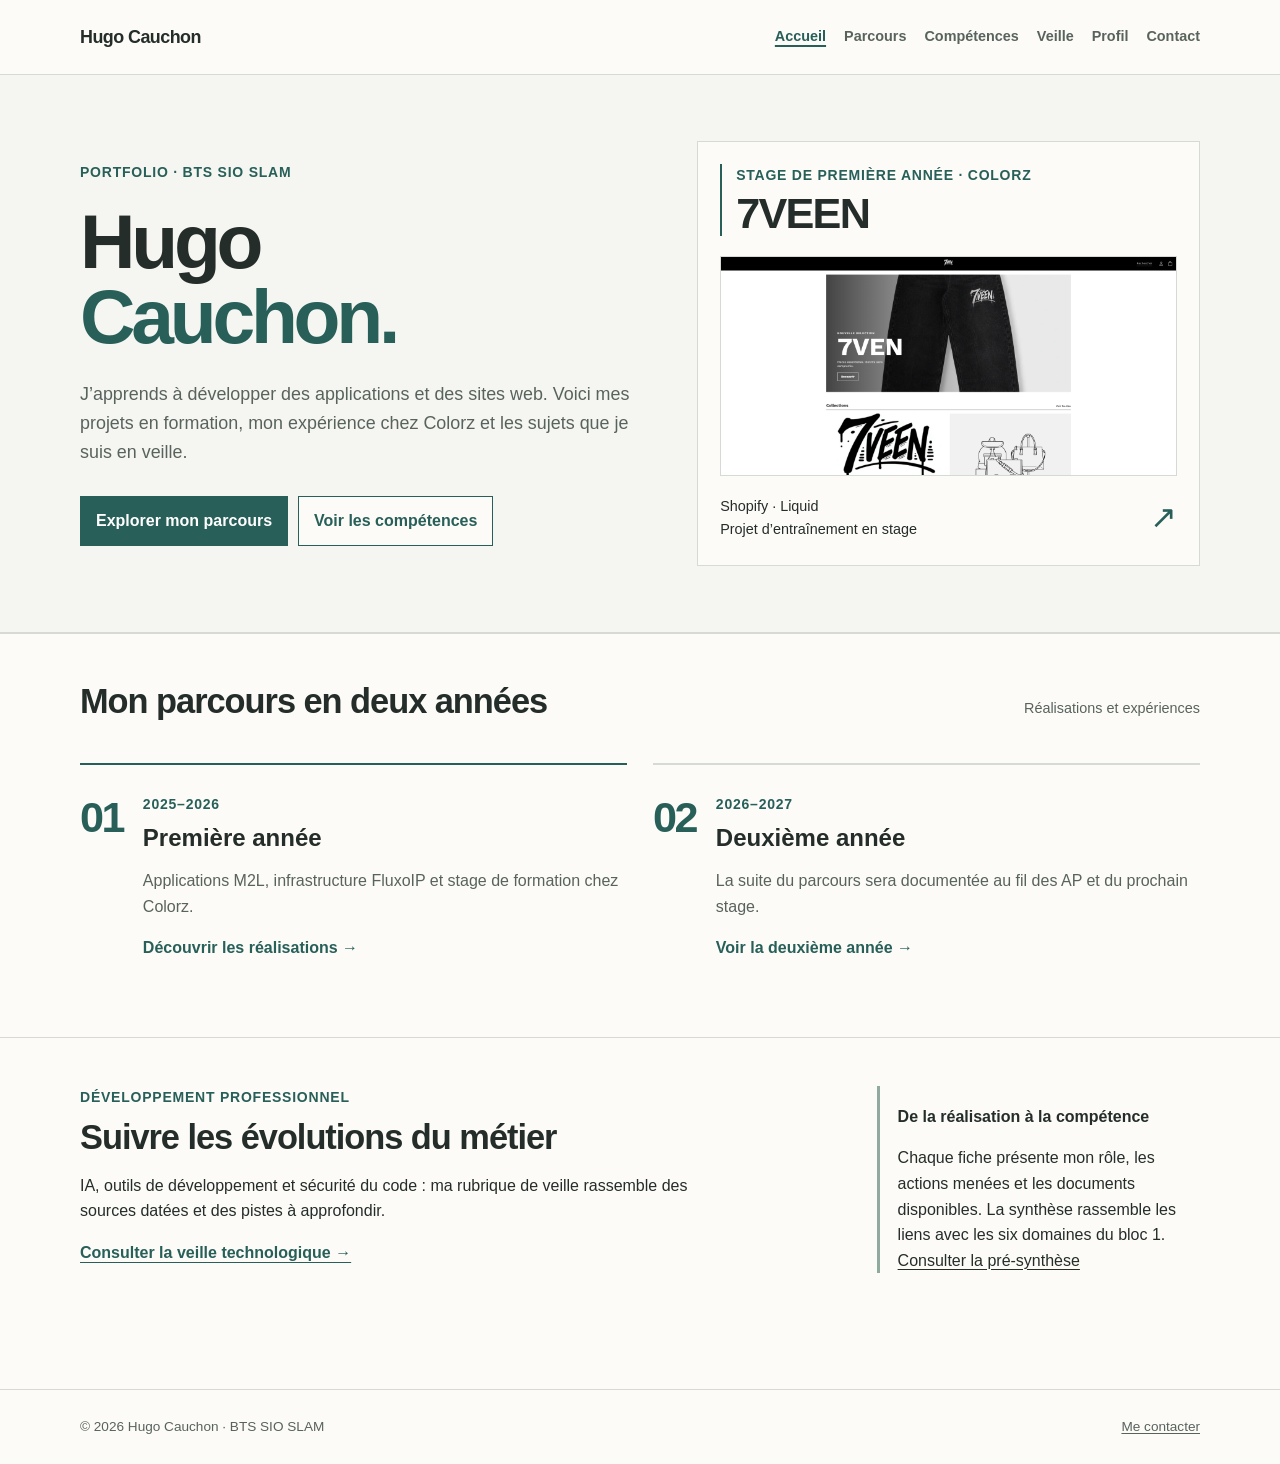
<file: index.html>
<!DOCTYPE html>
<html lang="fr">
<head>
<meta charset="UTF-8" />
<meta name="viewport" content="width=device-width, initial-scale=1.0" />
<meta name="description" content="Parcours de Hugo Cauchon en BTS SIO SLAM : projets en formation, stage Colorz et veille technologique." />
<title>Portfolio | Hugo Cauchon — BTS SIO SLAM</title>
<link rel="stylesheet" href="css/style.css?v=7" />
<link rel="stylesheet" href="css/parcours.css?v=7" />
<script src="js/script.js?v=6" defer></script>
</head>
<body>
<a class="skip-link" href="#contenu">Aller au contenu</a>
<header class="site-header"><div class="container header-inner">
<a class="brand" href="index.html" aria-label="Accueil du portfolio"><span class="brand-mark">HC</span><span class="brand-copy"><strong>Hugo Cauchon</strong><span>BTS SIO SLAM</span></span></a>
<nav class="site-nav" aria-label="Navigation principale"><a aria-current="page" href="index.html">Accueil</a>
<a href="parcours.html">Parcours</a>
<a href="competences.html">Compétences</a>
<a href="veille.html">Veille</a>
<a href="profil.html">Profil</a>
<a href="contact.html">Contact</a></nav>
</div></header>
<main id="contenu">
<section class="home-hero"><div class="container hero-grid">
<div><p class="eyebrow">Portfolio · BTS SIO SLAM</p><h1>Hugo<br /><span class="text-blue">Cauchon.</span></h1>
<p class="lead">J’apprends à développer des applications et des sites web. Voici mes projets en formation, mon expérience chez Colorz et les sujets que je suis en veille.</p>
<div class="action-row"><a class="button primary" href="parcours.html">Explorer mon parcours</a><a class="button secondary" href="competences.html">Voir les compétences</a></div></div>
<a class="featured-project" href="preuves.html"><div class="featured-heading"><span class="eyebrow">Stage de première année · Colorz</span><strong>7VEEN</strong></div><img src="assets/preuves/03-liquid-theme-7veen/03-rendu-page-accueil-7veen.png" alt="Aperçu de la boutique d’entraînement 7VEEN réalisée pendant mon stage" /><div class="featured-caption"><span>Shopify · Liquid<br />Projet d’entraînement en stage</span><span aria-hidden="true">↗</span></div></a>
</div></section>
<section class="section"><div class="container"><div class="section-heading"><h2>Mon parcours en deux années</h2><p>Réalisations et expériences</p></div>
<div class="year-grid"><a class="year-card" href="parcours.html"><span class="year-number">01</span><div><p class="eyebrow">2025–2026</p><h3>Première année</h3><p>Applications M2L, infrastructure FluxoIP et stage de formation chez Colorz.</p><span class="text-link">Découvrir les réalisations →</span></div></a>
<a class="year-card" href="parcours-2.html"><span class="year-number">02</span><div><p class="eyebrow">2026–2027</p><h3>Deuxième année</h3><p>La suite du parcours sera documentée au fil des AP et du prochain stage.</p><span class="text-link">Voir la deuxième année →</span></div></a></div>
</div></section>
<section class="section"><div class="container two-columns"><div><p class="eyebrow">Développement professionnel</p><h2>Suivre les évolutions du métier</h2><p>IA, outils de développement et sécurité du code : ma rubrique de veille rassemble des sources datées et des pistes à approfondir.</p><a class="text-link" href="veille.html">Consulter la veille technologique →</a></div><aside class="aside-note"><strong>De la réalisation à la compétence</strong><p>Chaque fiche présente mon rôle, les actions menées et les documents disponibles. La synthèse rassemble les liens avec les six domaines du bloc 1.</p><a href="competences.html">Consulter la pré-synthèse</a></aside></div></section></main>
<footer class="site-footer"><div class="container footer-inner"><p>© <span data-year></span> Hugo Cauchon · BTS SIO SLAM</p><a href="contact.html">Me contacter</a></div></footer>
</body></html>
</file>
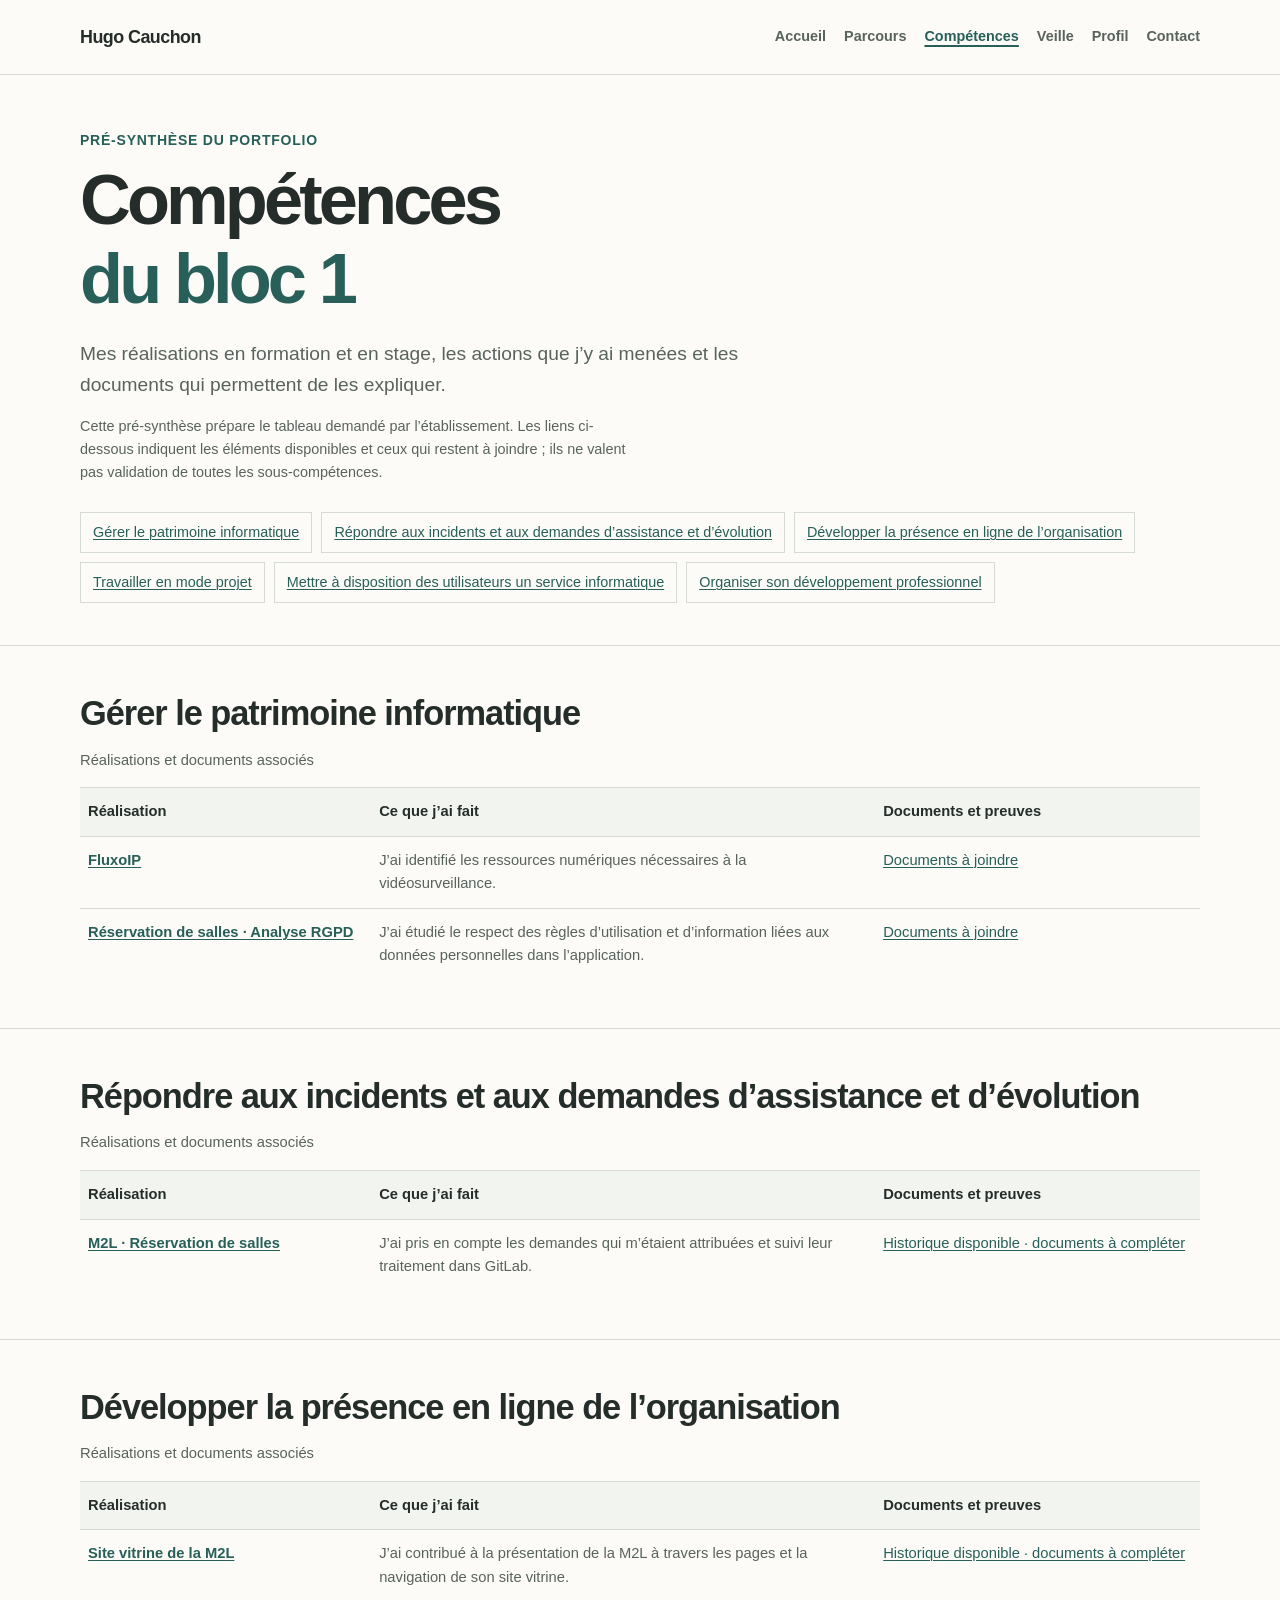
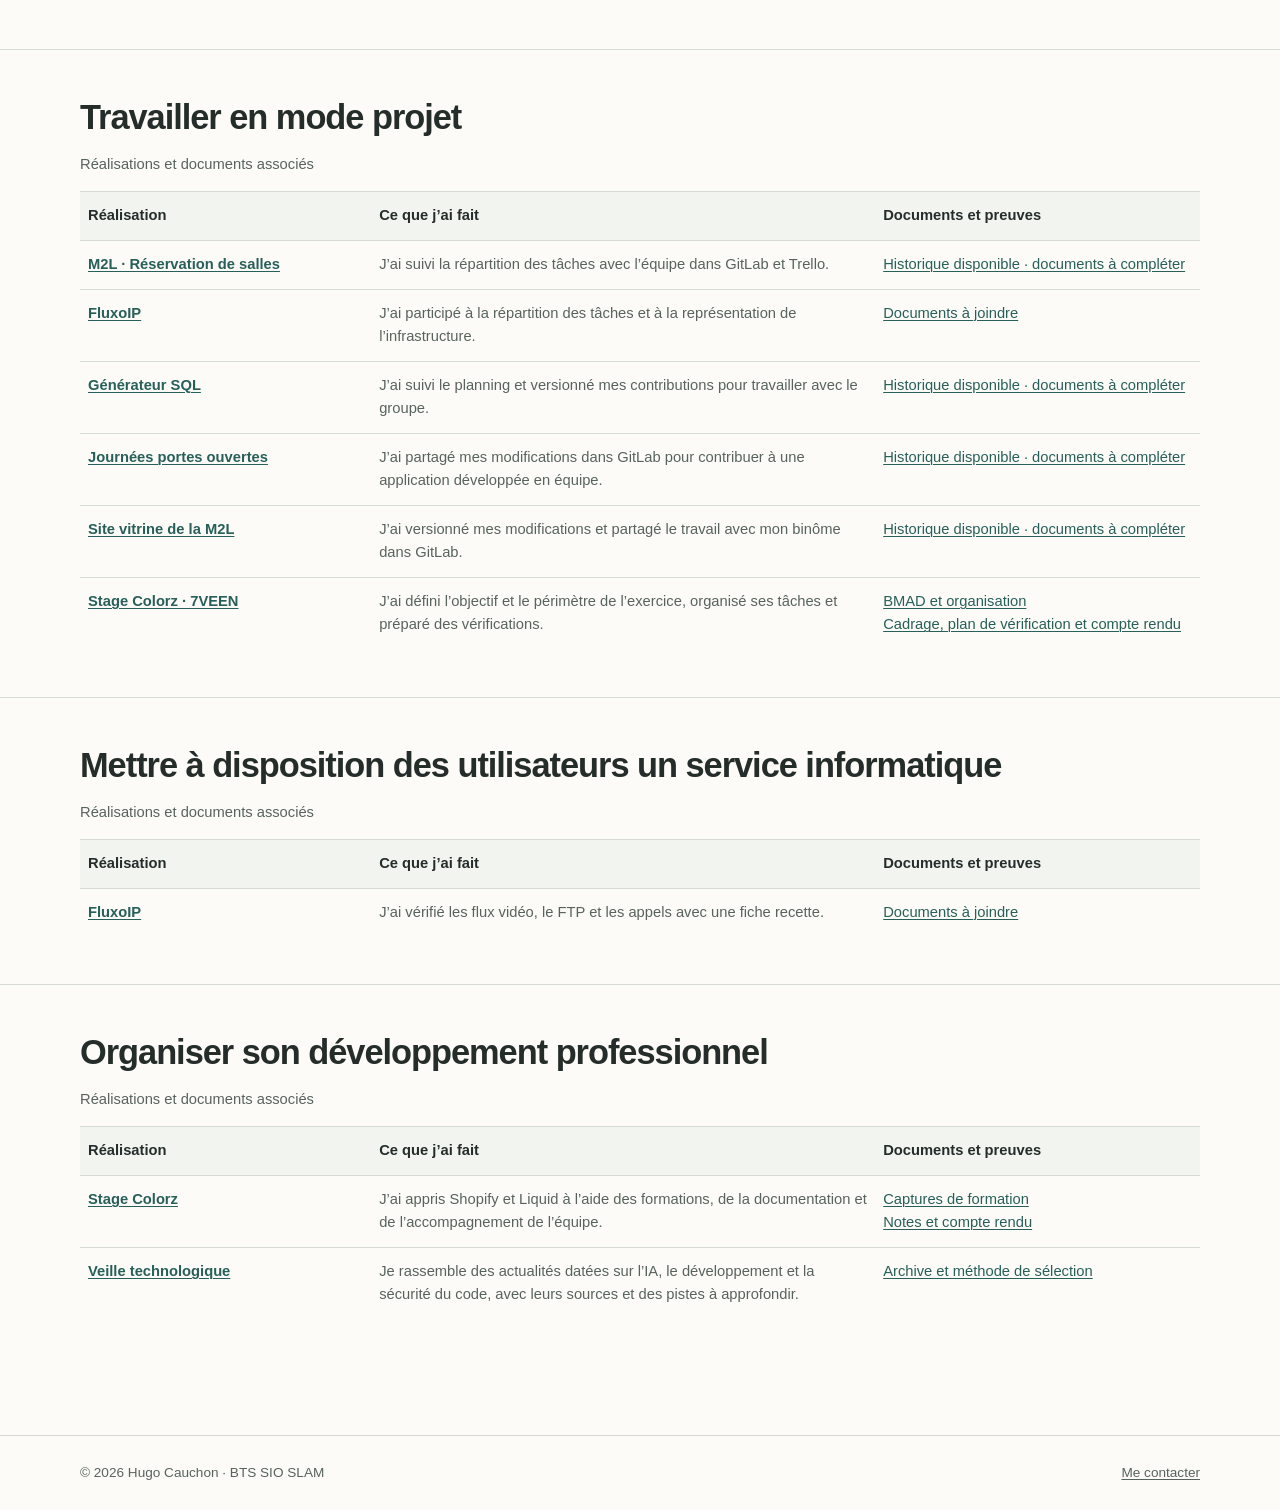
<file: competences.html>
<!DOCTYPE html>
<html lang="fr">
<head>
<meta charset="UTF-8" />
<meta name="viewport" content="width=device-width, initial-scale=1.0" />
<meta name="description" content="Pré-synthèse reliant les réalisations de Hugo Cauchon aux compétences du bloc 1 et à leurs documents." />
<title>Compétences du bloc 1 | Hugo Cauchon — BTS SIO SLAM</title>
<link rel="stylesheet" href="css/style.css?v=7" />
<link rel="stylesheet" href="css/parcours.css?v=7" />
<script src="js/script.js?v=6" defer></script>
</head>
<body>
<a class="skip-link" href="#contenu">Aller au contenu</a>
<header class="site-header"><div class="container header-inner">
<a class="brand" href="index.html" aria-label="Accueil du portfolio"><span class="brand-mark">HC</span><span class="brand-copy"><strong>Hugo Cauchon</strong><span>BTS SIO SLAM</span></span></a>
<nav class="site-nav" aria-label="Navigation principale"><a href="index.html">Accueil</a>
<a href="parcours.html">Parcours</a>
<a aria-current="page" href="competences.html">Compétences</a>
<a href="veille.html">Veille</a>
<a href="profil.html">Profil</a>
<a href="contact.html">Contact</a></nav>
</div></header>
<main id="contenu">
<section class="container page-intro"><p class="eyebrow">Pré-synthèse du portfolio</p><h1>Compétences<br /><span class="text-blue">du bloc 1</span></h1><p class="lead">Mes réalisations en formation et en stage, les actions que j’y ai menées et les documents qui permettent de les expliquer.</p><p class="small-note">Cette pré-synthèse prépare le tableau demandé par l’établissement. Les liens ci-dessous indiquent les éléments disponibles et ceux qui restent à joindre ; ils ne valent pas validation de toutes les sous-compétences.</p><nav class="skill-index" aria-label="Domaines de compétences"><a href="#patrimoine">Gérer le patrimoine informatique</a><a href="#incidents">Répondre aux incidents et aux demandes d’assistance et d’évolution</a><a href="#presence">Développer la présence en ligne de l’organisation</a><a href="#projet">Travailler en mode projet</a><a href="#service">Mettre à disposition des utilisateurs un service informatique</a><a href="#developpement">Organiser son développement professionnel</a></nav></section><section class="section" id="patrimoine"><div class="container"><h2>Gérer le patrimoine informatique</h2><div class="matrix-scroll" tabindex="0" role="region" aria-label="Gérer le patrimoine informatique"><table class="matrix skills-matrix"><caption>Réalisations et documents associés</caption><thead><tr><th scope="col">Réalisation</th><th scope="col">Ce que j’ai fait</th><th scope="col">Documents et preuves</th></tr></thead><tbody><tr><th scope="row"><a href="projets/fluxoip.html">FluxoIP</a></th><td>J’ai identifié les ressources numériques nécessaires à la vidéosurveillance.</td><td><a href="projets/fluxoip.html#documents">Documents à joindre</a></td></tr><tr><th scope="row"><a href="projets/analyse-rgpd.html">Réservation de salles · Analyse RGPD</a></th><td>J’ai étudié le respect des règles d’utilisation et d’information liées aux données personnelles dans l’application.</td><td><a href="projets/analyse-rgpd.html#documents">Documents à joindre</a></td></tr></tbody></table></div></div></section><section class="section" id="incidents"><div class="container"><h2>Répondre aux incidents et aux demandes d’assistance et d’évolution</h2><div class="matrix-scroll" tabindex="0" role="region" aria-label="Répondre aux incidents et aux demandes d’assistance et d’évolution"><table class="matrix skills-matrix"><caption>Réalisations et documents associés</caption><thead><tr><th scope="col">Réalisation</th><th scope="col">Ce que j’ai fait</th><th scope="col">Documents et preuves</th></tr></thead><tbody><tr><th scope="row"><a href="projets/m2l-ticketing.html">M2L · Réservation de salles</a></th><td>J’ai pris en compte les demandes qui m’étaient attribuées et suivi leur traitement dans GitLab.</td><td><a href="projets/m2l-ticketing.html#documents">Historique disponible · documents à compléter</a></td></tr></tbody></table></div></div></section><section class="section" id="presence"><div class="container"><h2>Développer la présence en ligne de l’organisation</h2><div class="matrix-scroll" tabindex="0" role="region" aria-label="Développer la présence en ligne de l’organisation"><table class="matrix skills-matrix"><caption>Réalisations et documents associés</caption><thead><tr><th scope="col">Réalisation</th><th scope="col">Ce que j’ai fait</th><th scope="col">Documents et preuves</th></tr></thead><tbody><tr><th scope="row"><a href="projets/site-statique.html">Site vitrine de la M2L</a></th><td>J’ai contribué à la présentation de la M2L à travers les pages et la navigation de son site vitrine.</td><td><a href="projets/site-statique.html#documents">Historique disponible · documents à compléter</a></td></tr></tbody></table></div></div></section><section class="section" id="projet"><div class="container"><h2>Travailler en mode projet</h2><div class="matrix-scroll" tabindex="0" role="region" aria-label="Travailler en mode projet"><table class="matrix skills-matrix"><caption>Réalisations et documents associés</caption><thead><tr><th scope="col">Réalisation</th><th scope="col">Ce que j’ai fait</th><th scope="col">Documents et preuves</th></tr></thead><tbody><tr><th scope="row"><a href="projets/m2l-ticketing.html">M2L · Réservation de salles</a></th><td>J’ai suivi la répartition des tâches avec l’équipe dans GitLab et Trello.</td><td><a href="projets/m2l-ticketing.html#documents">Historique disponible · documents à compléter</a></td></tr><tr><th scope="row"><a href="projets/fluxoip.html">FluxoIP</a></th><td>J’ai participé à la répartition des tâches et à la représentation de l’infrastructure.</td><td><a href="projets/fluxoip.html#documents">Documents à joindre</a></td></tr><tr><th scope="row"><a href="projets/generateur-sql.html">Générateur SQL</a></th><td>J’ai suivi le planning et versionné mes contributions pour travailler avec le groupe.</td><td><a href="projets/generateur-sql.html#documents">Historique disponible · documents à compléter</a></td></tr><tr><th scope="row"><a href="projets/journees-portes-ouvertes.html">Journées portes ouvertes</a></th><td>J’ai partagé mes modifications dans GitLab pour contribuer à une application développée en équipe.</td><td><a href="projets/journees-portes-ouvertes.html#documents">Historique disponible · documents à compléter</a></td></tr><tr><th scope="row"><a href="projets/site-statique.html">Site vitrine de la M2L</a></th><td>J’ai versionné mes modifications et partagé le travail avec mon binôme dans GitLab.</td><td><a href="projets/site-statique.html#documents">Historique disponible · documents à compléter</a></td></tr><tr><th scope="row"><a href="preuves.html">Stage Colorz · 7VEEN</a></th><td>J’ai défini l’objectif et le périmètre de l’exercice, organisé ses tâches et préparé des vérifications.</td><td><a href="preuves.html#organisation">BMAD et organisation</a><br /><a href="preuves.html#documents">Cadrage, plan de vérification et compte rendu</a></td></tr></tbody></table></div></div></section><section class="section" id="service"><div class="container"><h2>Mettre à disposition des utilisateurs un service informatique</h2><div class="matrix-scroll" tabindex="0" role="region" aria-label="Mettre à disposition des utilisateurs un service informatique"><table class="matrix skills-matrix"><caption>Réalisations et documents associés</caption><thead><tr><th scope="col">Réalisation</th><th scope="col">Ce que j’ai fait</th><th scope="col">Documents et preuves</th></tr></thead><tbody><tr><th scope="row"><a href="projets/fluxoip.html">FluxoIP</a></th><td>J’ai vérifié les flux vidéo, le FTP et les appels avec une fiche recette.</td><td><a href="projets/fluxoip.html#documents">Documents à joindre</a></td></tr></tbody></table></div></div></section><section class="section" id="developpement"><div class="container"><h2>Organiser son développement professionnel</h2><div class="matrix-scroll" tabindex="0" role="region" aria-label="Organiser son développement professionnel"><table class="matrix skills-matrix"><caption>Réalisations et documents associés</caption><thead><tr><th scope="col">Réalisation</th><th scope="col">Ce que j’ai fait</th><th scope="col">Documents et preuves</th></tr></thead><tbody><tr><th scope="row"><a href="preuves.html">Stage Colorz</a></th><td>J’ai appris Shopify et Liquid à l’aide des formations, de la documentation et de l’accompagnement de l’équipe.</td><td><a href="preuves.html#formation">Captures de formation</a><br /><a href="preuves.html#documents">Notes et compte rendu</a></td></tr><tr><th scope="row"><a href="veille.html">Veille technologique</a></th><td>Je rassemble des actualités datées sur l’IA, le développement et la sécurité du code, avec leurs sources et des pistes à approfondir.</td><td><a href="veille.html">Archive et méthode de sélection</a></td></tr></tbody></table></div></div></section></main>
<footer class="site-footer"><div class="container footer-inner"><p>© <span data-year></span> Hugo Cauchon · BTS SIO SLAM</p><a href="contact.html">Me contacter</a></div></footer>
</body></html>
</file>
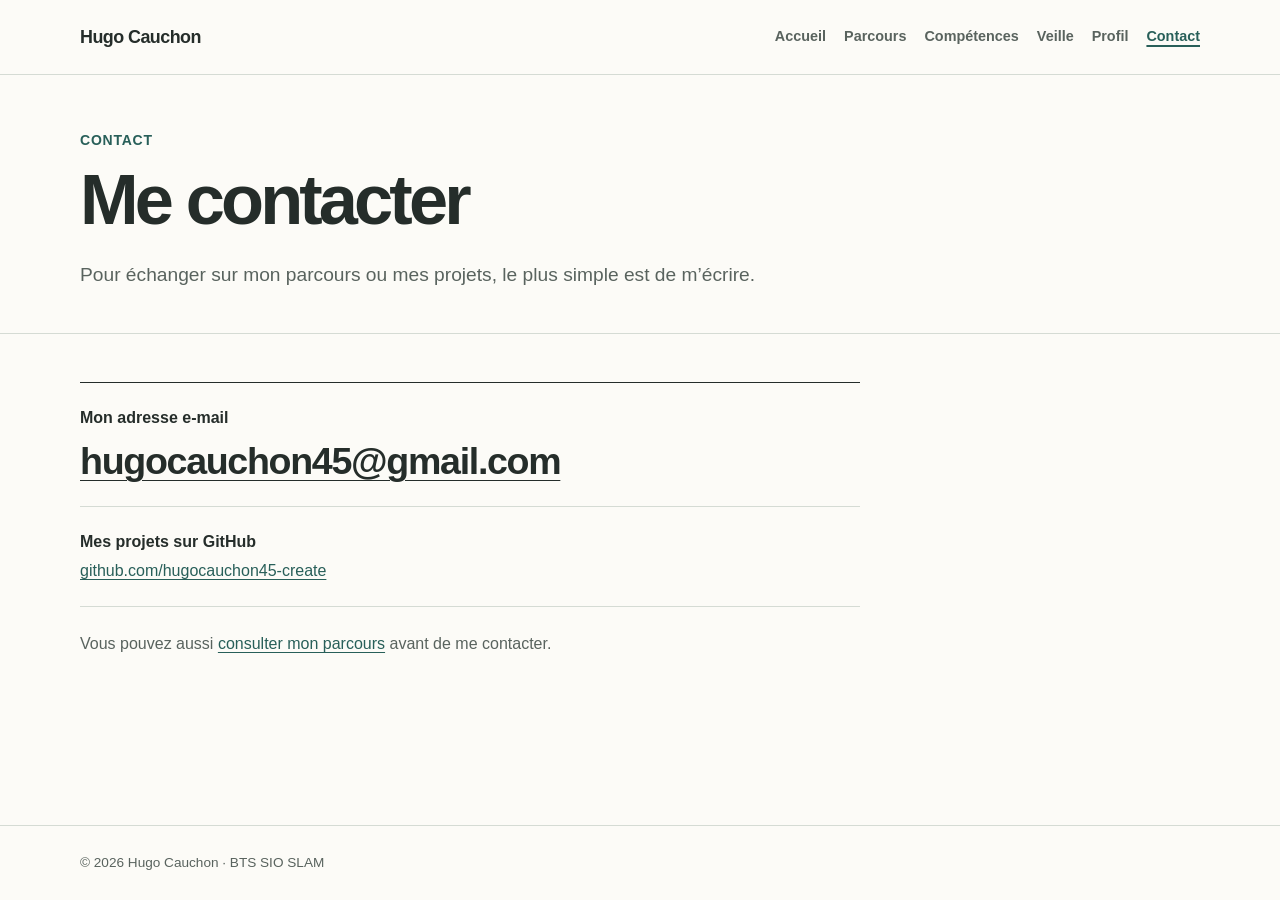
<file: contact.html>
<!DOCTYPE html>
<html lang="fr">
  <head>
    <meta charset="UTF-8" />
    <meta name="viewport" content="width=device-width, initial-scale=1.0" />
    <meta
      name="description"
      content="Coordonnées de Hugo Cauchon, étudiant en BTS SIO SLAM."
    />
    <title>Contact | Hugo Cauchon — BTS SIO SLAM</title>
<link rel="stylesheet" href="css/style.css?v=7" />
<link rel="stylesheet" href="css/parcours.css?v=7" />
    <script src="js/script.js?v=6" defer></script>
  </head>
  <body>
    <a class="skip-link" href="#contenu">Aller au contenu</a>
    <header class="site-header">
      <div class="container header-inner">
        <a class="brand" href="index.html" aria-label="Accueil du portfolio">
          <span class="brand-mark">HC</span>
          <span class="brand-copy"><strong>Hugo Cauchon</strong><span>BTS SIO SLAM</span></span>
        </a>
        <nav class="site-nav" aria-label="Navigation principale"><a href="index.html">Accueil</a>
<a href="parcours.html">Parcours</a>
<a href="competences.html">Compétences</a>
<a href="veille.html">Veille</a>
<a href="profil.html">Profil</a>
<a aria-current="page" href="contact.html">Contact</a></nav>
      </div>
    </header>

    <main id="contenu">
      <section class="container page-intro">
        <p class="eyebrow">Contact</p>
        <h1>Me contacter</h1>
        <p class="lead">
          Pour échanger sur mon parcours ou mes projets, le plus simple est de m’écrire.
        </p>
      </section>

      <section class="section contact-section">
        <div class="container">
          <ul class="contact-list">
            <li>
              <strong>Mon adresse e-mail</strong>
              <a href="mailto:hugocauchon45@gmail.com">hugocauchon45@gmail.com</a>
            </li>
            <li>
              <strong>Mes projets sur GitHub</strong>
              <a href="https://github.com/hugocauchon45-create">github.com/hugocauchon45-create</a>
            </li>
          </ul>
          <p class="contact-followup">Vous pouvez aussi <a href="parcours.html">consulter mon parcours</a> avant de me contacter.</p>
        </div>
      </section>
    </main>

    <footer class="site-footer">
      <div class="container"><p>© <span data-year></span> Hugo Cauchon · BTS SIO SLAM</p></div>
    </footer>
  </body>
</html>
</file>
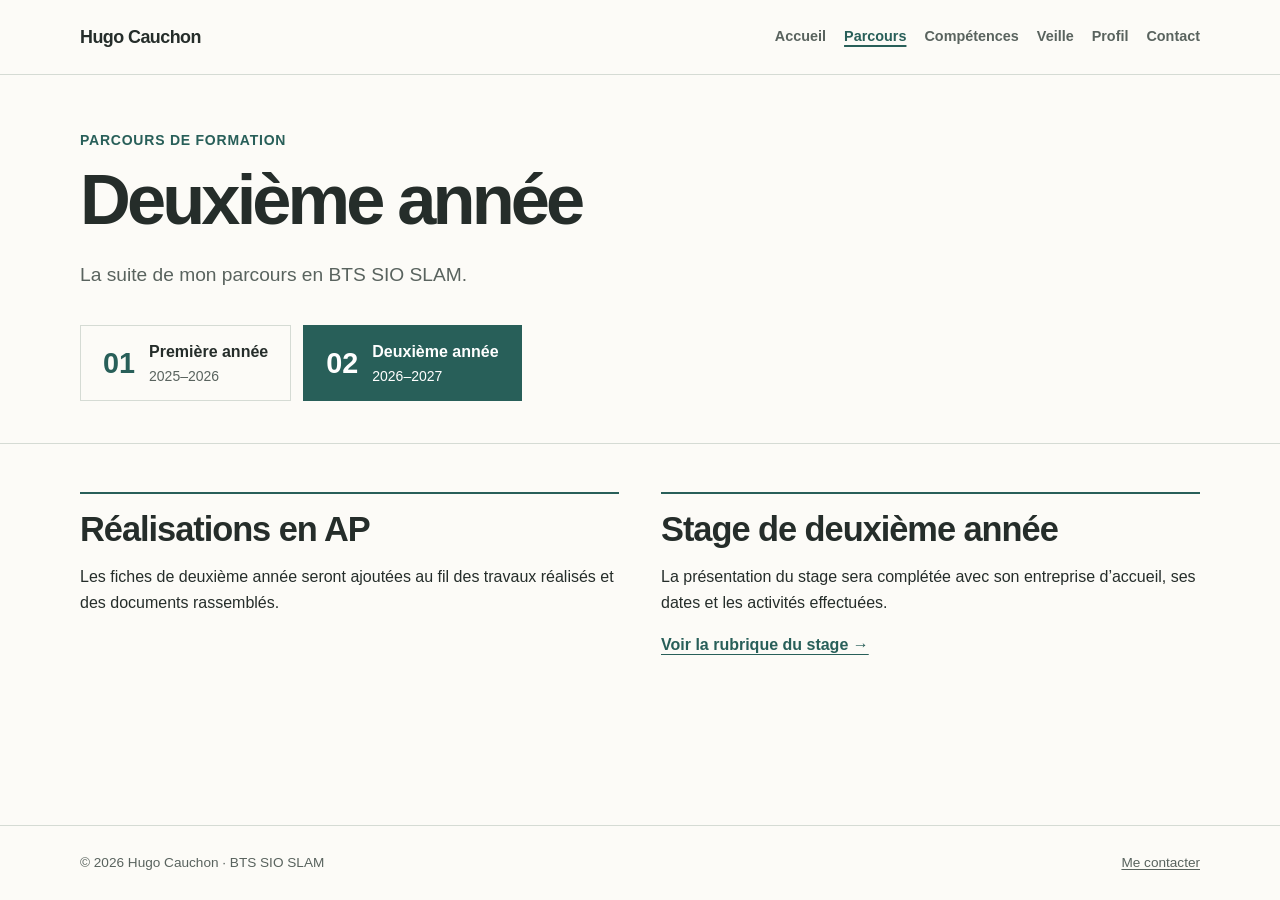
<file: parcours-2.html>
<!DOCTYPE html>
<html lang="fr">
<head>
<meta charset="UTF-8" />
<meta name="viewport" content="width=device-width, initial-scale=1.0" />
<meta name="description" content="Deuxième année du parcours de Hugo Cauchon en BTS SIO SLAM." />
<title>Deuxième année | Hugo Cauchon — BTS SIO SLAM</title>
<link rel="stylesheet" href="css/style.css?v=7" />
<link rel="stylesheet" href="css/parcours.css?v=7" />
<script src="js/script.js?v=6" defer></script>
</head>
<body>
<a class="skip-link" href="#contenu">Aller au contenu</a>
<header class="site-header"><div class="container header-inner">
<a class="brand" href="index.html" aria-label="Accueil du portfolio"><span class="brand-mark">HC</span><span class="brand-copy"><strong>Hugo Cauchon</strong><span>BTS SIO SLAM</span></span></a>
<nav class="site-nav" aria-label="Navigation principale"><a href="index.html">Accueil</a>
<a aria-current="page" href="parcours.html">Parcours</a>
<a href="competences.html">Compétences</a>
<a href="veille.html">Veille</a>
<a href="profil.html">Profil</a>
<a href="contact.html">Contact</a></nav>
</div></header>
<main id="contenu">
<section class="container page-intro"><p class="eyebrow">Parcours de formation</p><h1>Deuxième année</h1><p class="lead">La suite de mon parcours en BTS SIO SLAM.</p><nav class="year-nav" aria-label="Année de formation"><a href="parcours.html"><span>01</span> Première année <small>2025–2026</small></a><a href="parcours-2.html" aria-current="page"><span>02</span> Deuxième année <small>2026–2027</small></a></nav></section>
<section class="section"><div class="container text-grid"><article class="text-block"><h2>Réalisations en AP</h2><p>Les fiches de deuxième année seront ajoutées au fil des travaux réalisés et des documents rassemblés.</p></article><article class="text-block"><h2>Stage de deuxième année</h2><p>La présentation du stage sera complétée avec son entreprise d’accueil, ses dates et les activités effectuées.</p><a class="text-link" href="stage-2.html">Voir la rubrique du stage →</a></article></div></section></main>
<footer class="site-footer"><div class="container footer-inner"><p>© <span data-year></span> Hugo Cauchon · BTS SIO SLAM</p><a href="contact.html">Me contacter</a></div></footer>
</body></html>
</file>
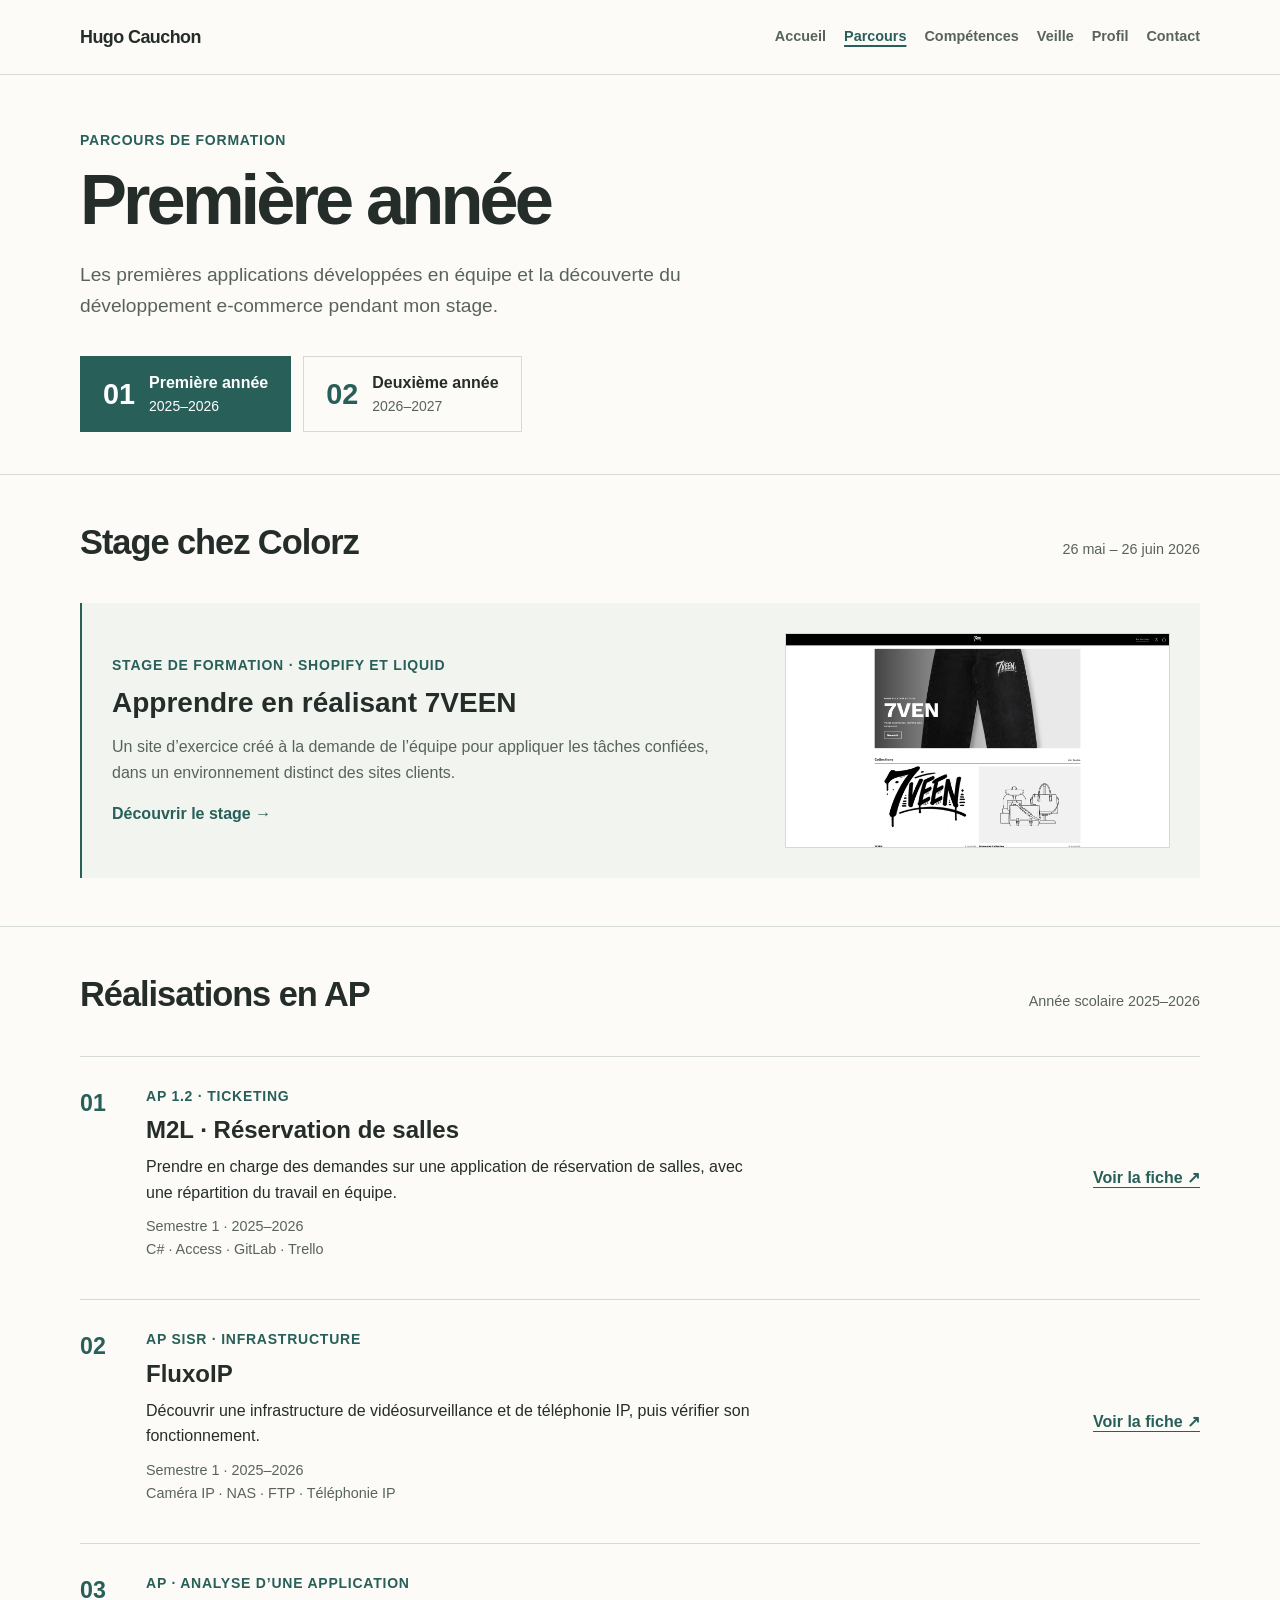
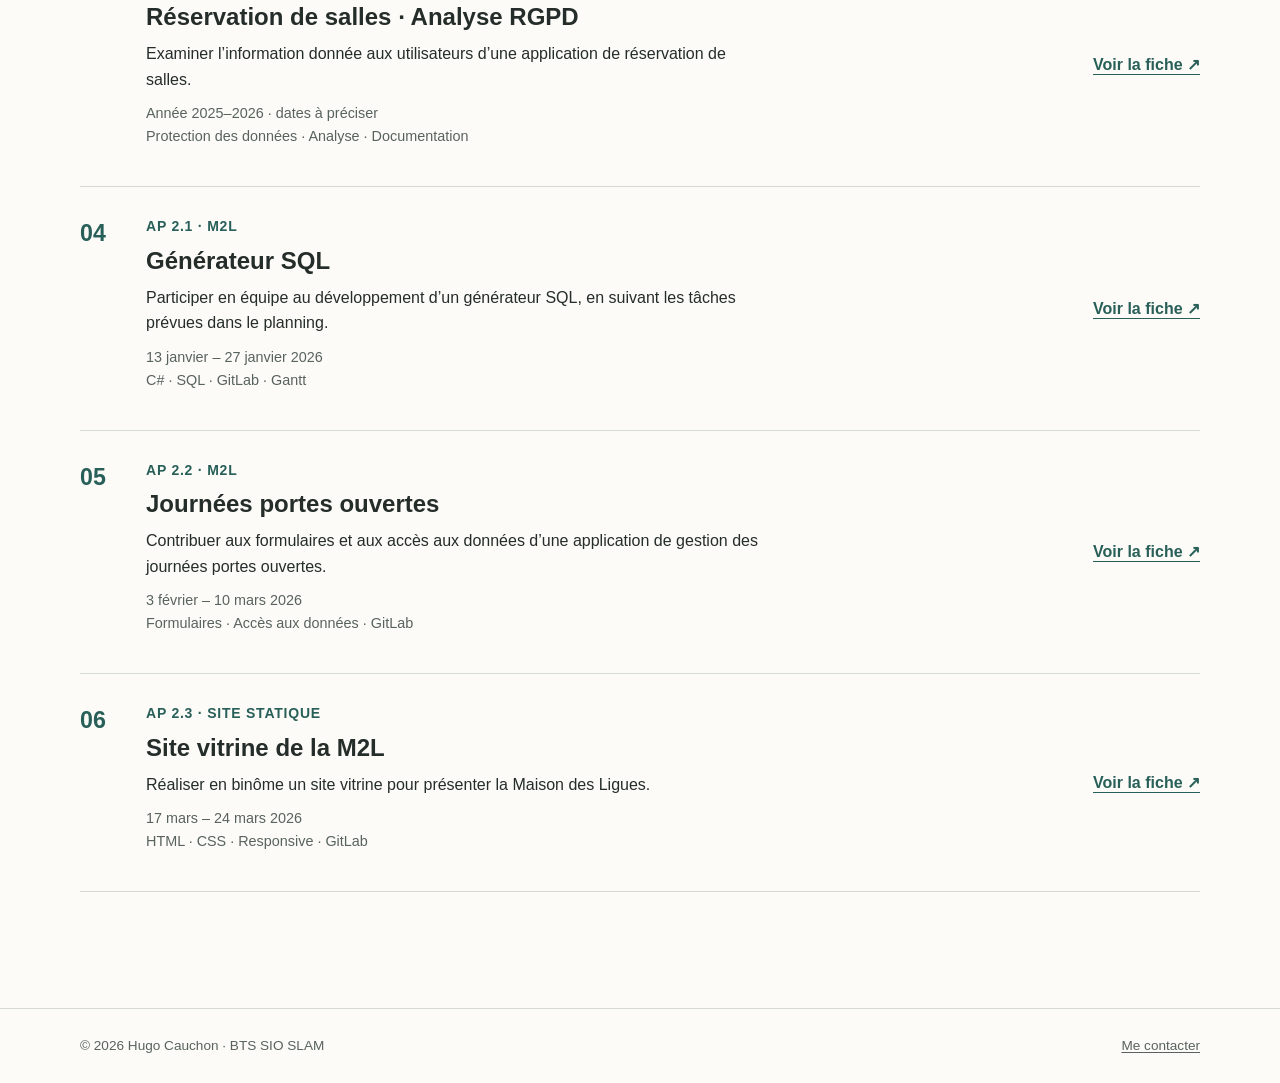
<file: parcours.html>
<!DOCTYPE html>
<html lang="fr">
<head>
<meta charset="UTF-8" />
<meta name="viewport" content="width=device-width, initial-scale=1.0" />
<meta name="description" content="AP et stage de première année de Hugo Cauchon en BTS SIO SLAM." />
<title>Première année | Hugo Cauchon — BTS SIO SLAM</title>
<link rel="stylesheet" href="css/style.css?v=7" />
<link rel="stylesheet" href="css/parcours.css?v=7" />
<script src="js/script.js?v=6" defer></script>
</head>
<body>
<a class="skip-link" href="#contenu">Aller au contenu</a>
<header class="site-header"><div class="container header-inner">
<a class="brand" href="index.html" aria-label="Accueil du portfolio"><span class="brand-mark">HC</span><span class="brand-copy"><strong>Hugo Cauchon</strong><span>BTS SIO SLAM</span></span></a>
<nav class="site-nav" aria-label="Navigation principale"><a href="index.html">Accueil</a>
<a aria-current="page" href="parcours.html">Parcours</a>
<a href="competences.html">Compétences</a>
<a href="veille.html">Veille</a>
<a href="profil.html">Profil</a>
<a href="contact.html">Contact</a></nav>
</div></header>
<main id="contenu">
<section class="container page-intro"><p class="eyebrow">Parcours de formation</p><h1>Première année</h1><p class="lead">Les premières applications développées en équipe et la découverte du développement e-commerce pendant mon stage.</p><nav class="year-nav" aria-label="Année de formation"><a href="parcours.html" aria-current="page"><span>01</span> Première année <small>2025–2026</small></a><a href="parcours-2.html"><span>02</span> Deuxième année <small>2026–2027</small></a></nav></section>
<section class="section"><div class="container"><div class="section-heading"><h2>Stage chez Colorz</h2><p>26 mai – 26 juin 2026</p></div><a class="stage-feature" href="preuves.html"><div><p class="eyebrow">Stage de formation · Shopify et Liquid</p><h3>Apprendre en réalisant 7VEEN</h3><p>Un site d’exercice créé à la demande de l’équipe pour appliquer les tâches confiées, dans un environnement distinct des sites clients.</p><span class="text-link">Découvrir le stage →</span></div><img loading="lazy" src="assets/preuves/03-liquid-theme-7veen/03-rendu-page-accueil-7veen.png" alt="Page d’accueil de 7VEEN" /></a></div></section>
<section class="section"><div class="container"><div class="section-heading"><h2>Réalisations en AP</h2><p>Année scolaire 2025–2026</p></div><div class="project-list"><article class="project-row"><span class="project-index">01</span><div><p class="eyebrow">AP 1.2 · Ticketing</p><h3><a href="projets/m2l-ticketing.html">M2L · Réservation de salles</a></h3><p>Prendre en charge des demandes sur une application de réservation de salles, avec une répartition du travail en équipe.</p><p class="project-meta">Semestre 1 · 2025–2026<br />C# · Access · GitLab · Trello</p></div><a class="text-link project-open" href="projets/m2l-ticketing.html" aria-label="Lire la fiche M2L · Réservation de salles">Voir la fiche ↗</a></article>
<article class="project-row"><span class="project-index">02</span><div><p class="eyebrow">AP SISR · Infrastructure</p><h3><a href="projets/fluxoip.html">FluxoIP</a></h3><p>Découvrir une infrastructure de vidéosurveillance et de téléphonie IP, puis vérifier son fonctionnement.</p><p class="project-meta">Semestre 1 · 2025–2026<br />Caméra IP · NAS · FTP · Téléphonie IP</p></div><a class="text-link project-open" href="projets/fluxoip.html" aria-label="Lire la fiche FluxoIP">Voir la fiche ↗</a></article>
<article class="project-row"><span class="project-index">03</span><div><p class="eyebrow">AP · Analyse d’une application</p><h3><a href="projets/analyse-rgpd.html">Réservation de salles · Analyse RGPD</a></h3><p>Examiner l’information donnée aux utilisateurs d’une application de réservation de salles.</p><p class="project-meta">Année 2025–2026 · dates à préciser<br />Protection des données · Analyse · Documentation</p></div><a class="text-link project-open" href="projets/analyse-rgpd.html" aria-label="Lire la fiche Réservation de salles · Analyse RGPD">Voir la fiche ↗</a></article>
<article class="project-row"><span class="project-index">04</span><div><p class="eyebrow">AP 2.1 · M2L</p><h3><a href="projets/generateur-sql.html">Générateur SQL</a></h3><p>Participer en équipe au développement d’un générateur SQL, en suivant les tâches prévues dans le planning.</p><p class="project-meta">13 janvier – 27 janvier 2026<br />C# · SQL · GitLab · Gantt</p></div><a class="text-link project-open" href="projets/generateur-sql.html" aria-label="Lire la fiche Générateur SQL">Voir la fiche ↗</a></article>
<article class="project-row"><span class="project-index">05</span><div><p class="eyebrow">AP 2.2 · M2L</p><h3><a href="projets/journees-portes-ouvertes.html">Journées portes ouvertes</a></h3><p>Contribuer aux formulaires et aux accès aux données d’une application de gestion des journées portes ouvertes.</p><p class="project-meta">3 février – 10 mars 2026<br />Formulaires · Accès aux données · GitLab</p></div><a class="text-link project-open" href="projets/journees-portes-ouvertes.html" aria-label="Lire la fiche Journées portes ouvertes">Voir la fiche ↗</a></article>
<article class="project-row"><span class="project-index">06</span><div><p class="eyebrow">AP 2.3 · Site statique</p><h3><a href="projets/site-statique.html">Site vitrine de la M2L</a></h3><p>Réaliser en binôme un site vitrine pour présenter la Maison des Ligues.</p><p class="project-meta">17 mars – 24 mars 2026<br />HTML · CSS · Responsive · GitLab</p></div><a class="text-link project-open" href="projets/site-statique.html" aria-label="Lire la fiche Site vitrine de la M2L">Voir la fiche ↗</a></article></div></div></section></main>
<footer class="site-footer"><div class="container footer-inner"><p>© <span data-year></span> Hugo Cauchon · BTS SIO SLAM</p><a href="contact.html">Me contacter</a></div></footer>
</body></html>
</file>
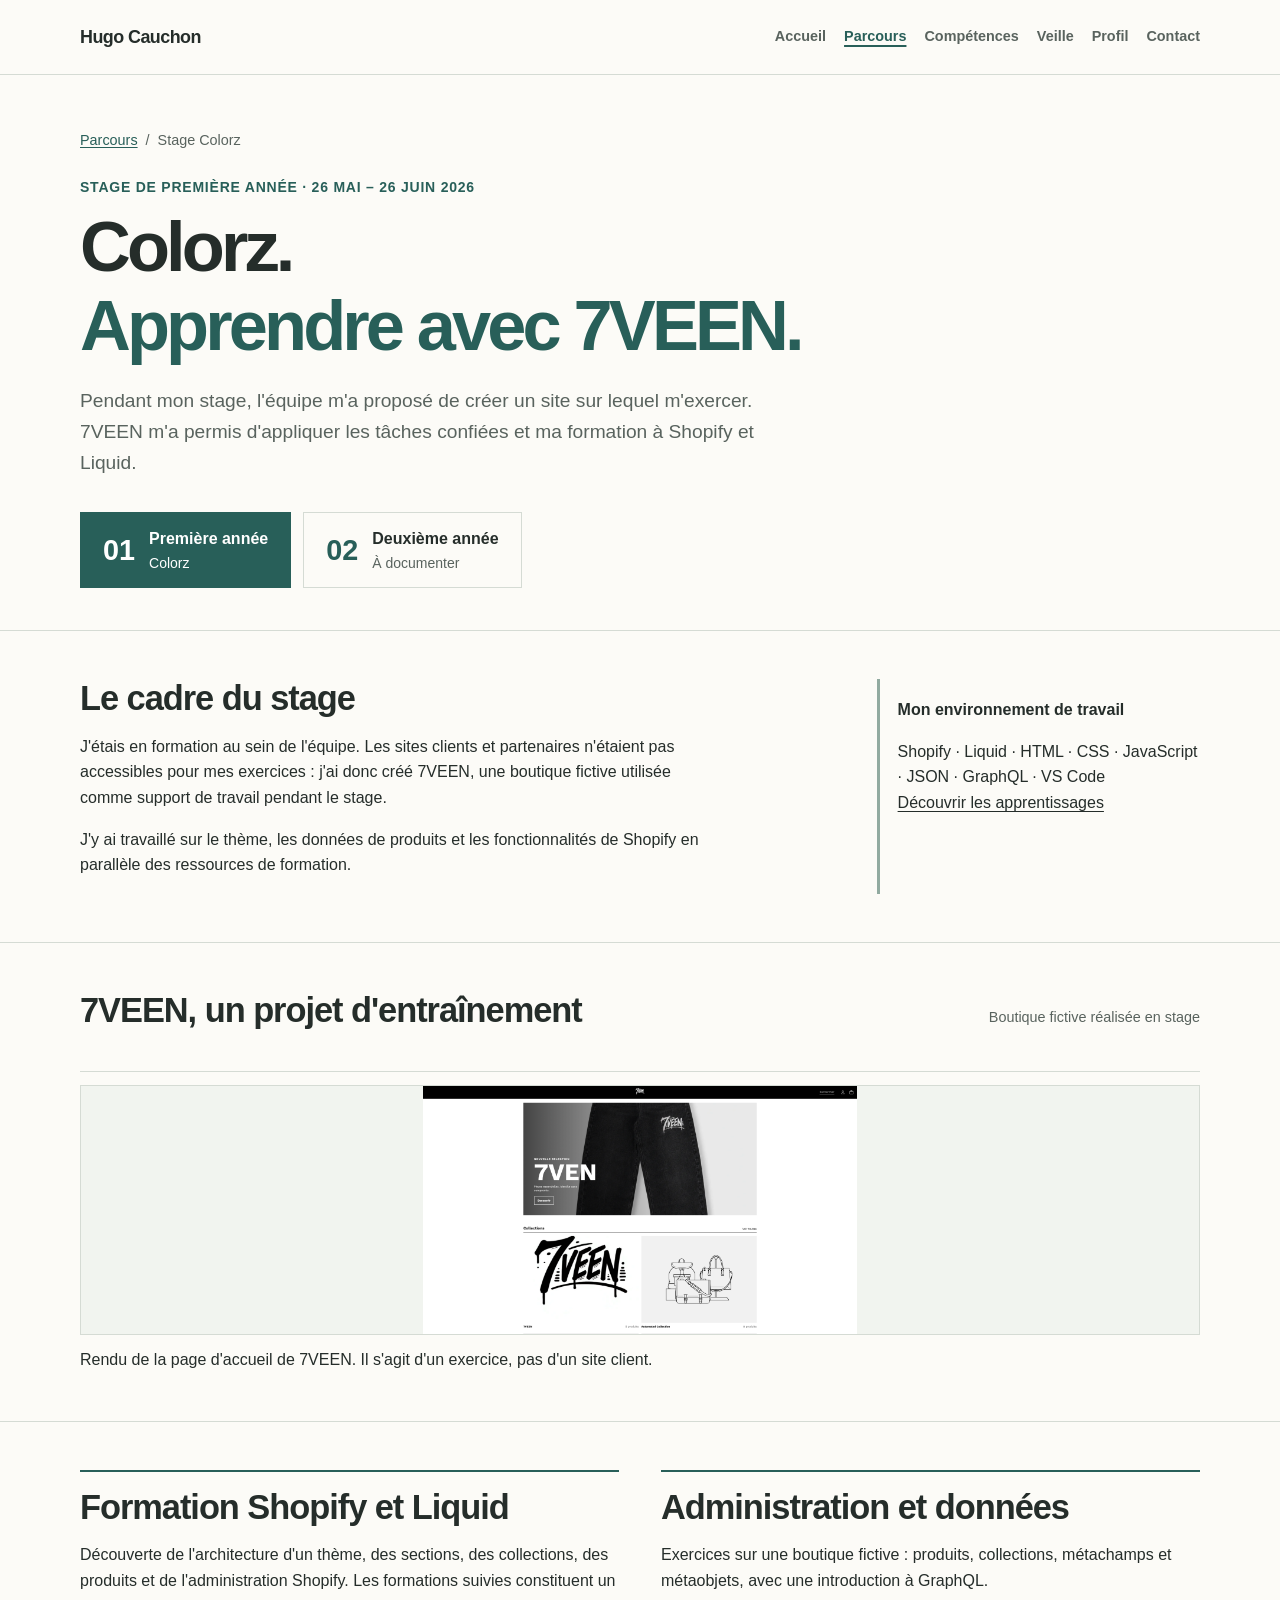
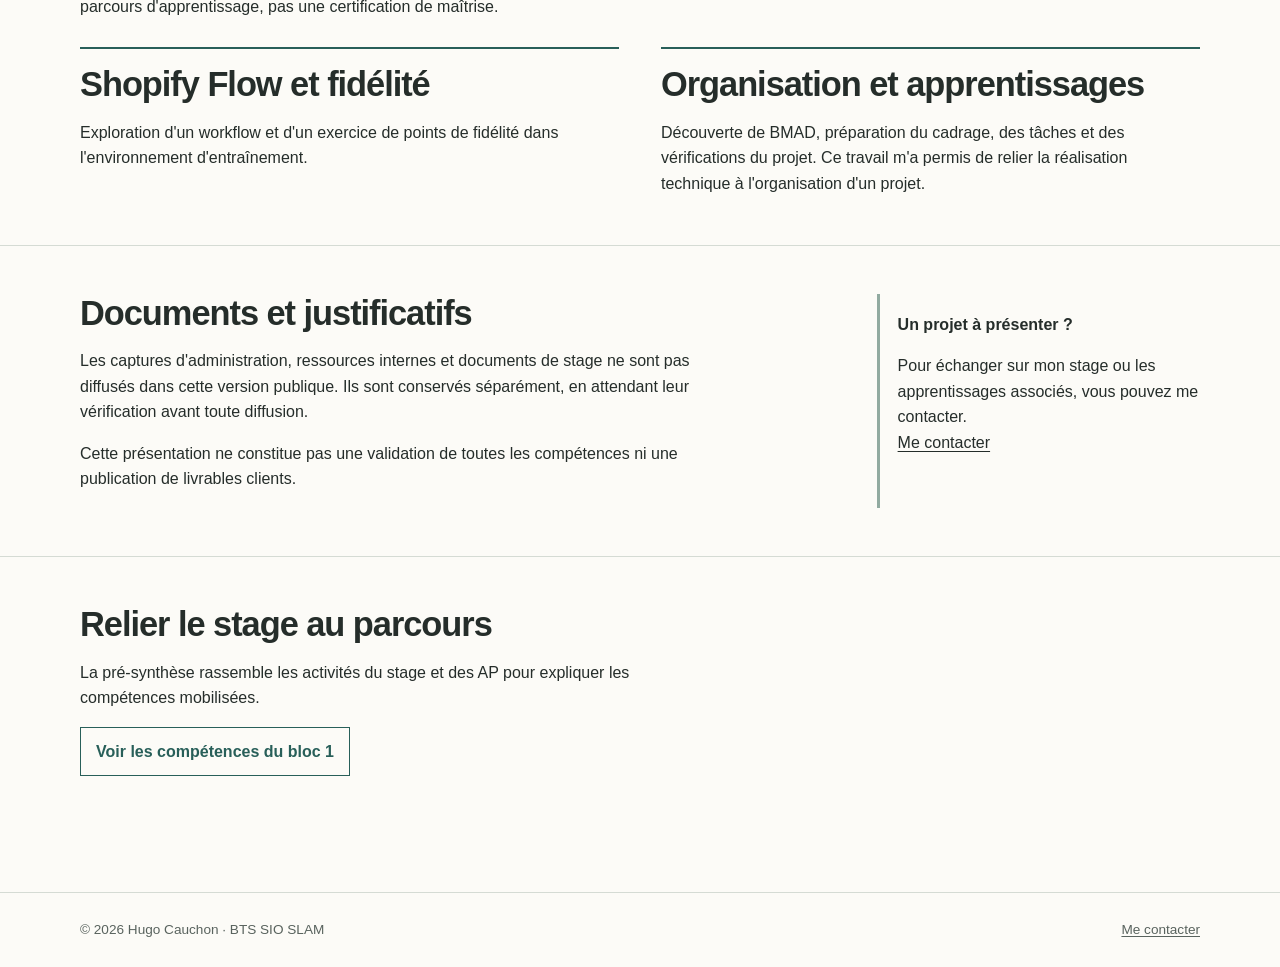
<file: preuves.html>
<!DOCTYPE html>
<html lang="fr">
<head>
<meta charset="UTF-8" />
<meta name="viewport" content="width=device-width, initial-scale=1.0" />
<meta name="description" content="Stage de première année chez Colorz : formation Shopify et projet d'entraînement 7VEEN." />
<title>Stage Colorz | Hugo Cauchon — BTS SIO SLAM</title>
<link rel="stylesheet" href="css/style.css?v=7" />
<link rel="stylesheet" href="css/parcours.css?v=7" />
<script src="js/script.js?v=6" defer></script>
</head>
<body>
<a class="skip-link" href="#contenu">Aller au contenu</a>
<header class="site-header"><div class="container header-inner">
<a class="brand" href="index.html" aria-label="Accueil du portfolio"><span class="brand-mark">HC</span><span class="brand-copy"><strong>Hugo Cauchon</strong><span>BTS SIO SLAM</span></span></a>
<nav class="site-nav" aria-label="Navigation principale">
<a href="index.html">Accueil</a><a aria-current="page" href="parcours.html">Parcours</a>
<a href="competences.html">Compétences</a><a href="veille.html">Veille</a>
<a href="profil.html">Profil</a><a href="contact.html">Contact</a>
</nav></div></header>
<main id="contenu">
<section class="container page-intro">
<nav class="breadcrumbs" aria-label="Fil d'Ariane"><a href="parcours.html">Parcours</a><span aria-hidden="true">/</span><span>Stage Colorz</span></nav>
<p class="eyebrow">Stage de première année · 26 mai – 26 juin 2026</p>
<h1>Colorz.<br /><span class="text-blue">Apprendre avec 7VEEN.</span></h1>
<p class="lead">Pendant mon stage, l'équipe m'a proposé de créer un site sur lequel m'exercer. 7VEEN m'a permis d'appliquer les tâches confiées et ma formation à Shopify et Liquid.</p>
<nav class="year-nav" aria-label="Stage à consulter"><a href="preuves.html" aria-current="page"><span>01</span> Première année <small>Colorz</small></a><a href="stage-2.html"><span>02</span> Deuxième année <small>À documenter</small></a></nav>
</section>
<section class="section"><div class="container two-columns">
<div><h2>Le cadre du stage</h2><p>J'étais en formation au sein de l'équipe. Les sites clients et partenaires n'étaient pas accessibles pour mes exercices : j'ai donc créé 7VEEN, une boutique fictive utilisée comme support de travail pendant le stage.</p><p>J'y ai travaillé sur le thème, les données de produits et les fonctionnalités de Shopify en parallèle des ressources de formation.</p></div>
<aside class="aside-note"><strong>Mon environnement de travail</strong><p>Shopify · Liquid · HTML · CSS · JavaScript · JSON · GraphQL · VS Code</p><a href="#formation">Découvrir les apprentissages</a></aside>
</div></section>
<section class="section" id="7veen"><div class="container">
<div class="section-heading"><h2>7VEEN, un projet d'entraînement</h2><p>Boutique fictive réalisée en stage</p></div>
<figure class="evidence"><a href="assets/preuves/03-liquid-theme-7veen/03-rendu-page-accueil-7veen.png"><img loading="lazy" src="assets/preuves/03-liquid-theme-7veen/03-rendu-page-accueil-7veen.png" alt="Page d'accueil de la boutique d'entraînement 7VEEN" /></a><figcaption>Rendu de la page d'accueil de 7VEEN. Il s'agit d'un exercice, pas d'un site client.</figcaption></figure>
</div></section>
<section class="section" id="formation"><div class="container text-grid">
<article class="text-block"><h2>Formation Shopify et Liquid</h2><p>Découverte de l'architecture d'un thème, des sections, des collections, des produits et de l'administration Shopify. Les formations suivies constituent un parcours d'apprentissage, pas une certification de maîtrise.</p></article>
<article class="text-block" id="administration"><h2>Administration et données</h2><p>Exercices sur une boutique fictive : produits, collections, métachamps et métaobjets, avec une introduction à GraphQL.</p></article>
<article class="text-block" id="fidelite"><h2>Shopify Flow et fidélité</h2><p>Exploration d'un workflow et d'un exercice de points de fidélité dans l'environnement d'entraînement.</p></article>
<article class="text-block" id="organisation"><h2>Organisation et apprentissages</h2><p>Découverte de BMAD, préparation du cadrage, des tâches et des vérifications du projet. Ce travail m'a permis de relier la réalisation technique à l'organisation d'un projet.</p></article>
</div></section>
<section class="section" id="documents"><div class="container two-columns">
<div><h2>Documents et justificatifs</h2><p>Les captures d'administration, ressources internes et documents de stage ne sont pas diffusés dans cette version publique. Ils sont conservés séparément, en attendant leur vérification avant toute diffusion.</p><p>Cette présentation ne constitue pas une validation de toutes les compétences ni une publication de livrables clients.</p></div>
<aside class="aside-note"><strong>Un projet à présenter ?</strong><p>Pour échanger sur mon stage ou les apprentissages associés, vous pouvez me contacter.</p><a href="contact.html">Me contacter</a></aside>
</div></section>
<section class="section"><div class="container"><h2>Relier le stage au parcours</h2><p>La pré-synthèse rassemble les activités du stage et des AP pour expliquer les compétences mobilisées.</p><a class="button secondary" href="competences.html">Voir les compétences du bloc 1</a></div></section>
</main>
<footer class="site-footer"><div class="container footer-inner"><p>© <span data-year></span> Hugo Cauchon · BTS SIO SLAM</p><a href="contact.html">Me contacter</a></div></footer>
</body></html>
</file>
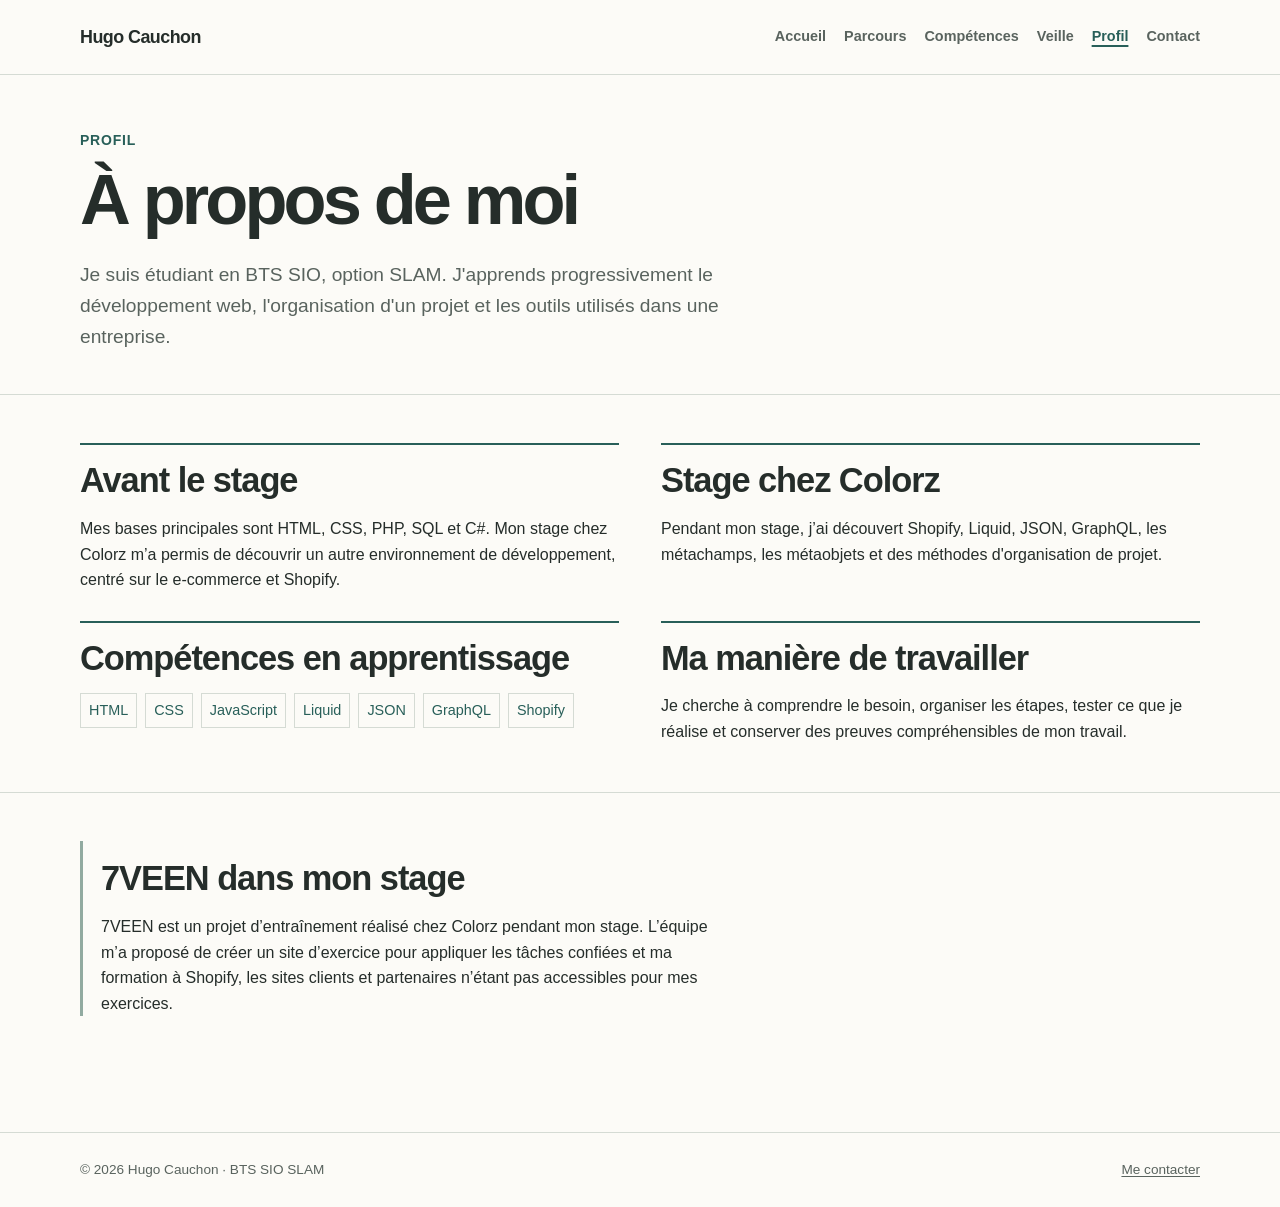
<file: profil.html>
<!DOCTYPE html>
<html lang="fr">
  <head>
    <meta charset="UTF-8" />
    <meta name="viewport" content="width=device-width, initial-scale=1.0" />
    <meta
      name="description"
      content="Profil de Hugo Cauchon, étudiant en BTS SIO option SLAM."
    />
    <title>Profil | Hugo Cauchon — BTS SIO SLAM</title>
<link rel="stylesheet" href="css/style.css?v=7" />
<link rel="stylesheet" href="css/parcours.css?v=7" />
    <script src="js/script.js?v=6" defer></script>
  </head>
  <body>
    <a class="skip-link" href="#contenu">Aller au contenu</a>
    <header class="site-header">
      <div class="container header-inner">
        <a class="brand" href="index.html" aria-label="Accueil du portfolio">
          <span class="brand-mark">HC</span>
          <span class="brand-copy"><strong>Hugo Cauchon</strong><span>BTS SIO SLAM</span></span>
        </a>
        <nav class="site-nav" aria-label="Navigation principale"><a href="index.html">Accueil</a>
<a href="parcours.html">Parcours</a>
<a href="competences.html">Compétences</a>
<a href="veille.html">Veille</a>
<a aria-current="page" href="profil.html">Profil</a>
<a href="contact.html">Contact</a></nav>
      </div>
    </header>

    <main id="contenu">
      <section class="container page-intro">
        <p class="eyebrow">Profil</p>
        <h1>À propos de moi</h1>
        <p class="lead">
          Je suis étudiant en BTS SIO, option SLAM. J'apprends
          progressivement le développement web, l'organisation d'un projet et les
          outils utilisés dans une entreprise.
        </p>
      </section>

      <section class="section">
        <div class="container text-grid">
          <article class="text-block">
            <h2>Avant le stage</h2>
            <p>
              Mes bases principales sont HTML, CSS, PHP, SQL et C#. Mon stage chez Colorz m’a
              permis de découvrir un autre environnement de développement, centré
              sur le e-commerce et Shopify.
            </p>
          </article>
          <article class="text-block">
            <h2>Stage chez Colorz</h2>
            <p>
              Pendant mon stage, j’ai découvert Shopify, Liquid, JSON, GraphQL, les
              métachamps, les métaobjets et des méthodes d'organisation de projet.
            </p>
          </article>
          <article class="text-block">
            <h2>Compétences en apprentissage</h2>
            <ul class="tags" aria-label="Compétences en apprentissage">
              <li>HTML</li>
              <li>CSS</li>
              <li>JavaScript</li>
              <li>Liquid</li>
              <li>JSON</li>
              <li>GraphQL</li>
              <li>Shopify</li>
            </ul>
          </article>
          <article class="text-block">
            <h2>Ma manière de travailler</h2>
            <p>
              Je cherche à comprendre le besoin, organiser les étapes, tester ce que
              je réalise et conserver des preuves compréhensibles de mon travail.
            </p>
          </article>
        </div>
      </section>

      <section class="section">
        <div class="container notice">
          <h2>7VEEN dans mon stage</h2>
          <p>
            7VEEN est un projet d’entraînement réalisé chez Colorz pendant mon stage. L’équipe m’a proposé de créer un site d’exercice pour appliquer les tâches confiées et ma formation à Shopify, les sites clients et partenaires n’étant pas accessibles pour mes exercices.
          </p>
        </div>
      </section>
    </main>

    <footer class="site-footer">
      <div class="container footer-inner"><p>© <span data-year></span> Hugo Cauchon · BTS SIO SLAM</p><a href="contact.html">Me contacter</a></div>
    </footer>
  </body>
</html>
</file>
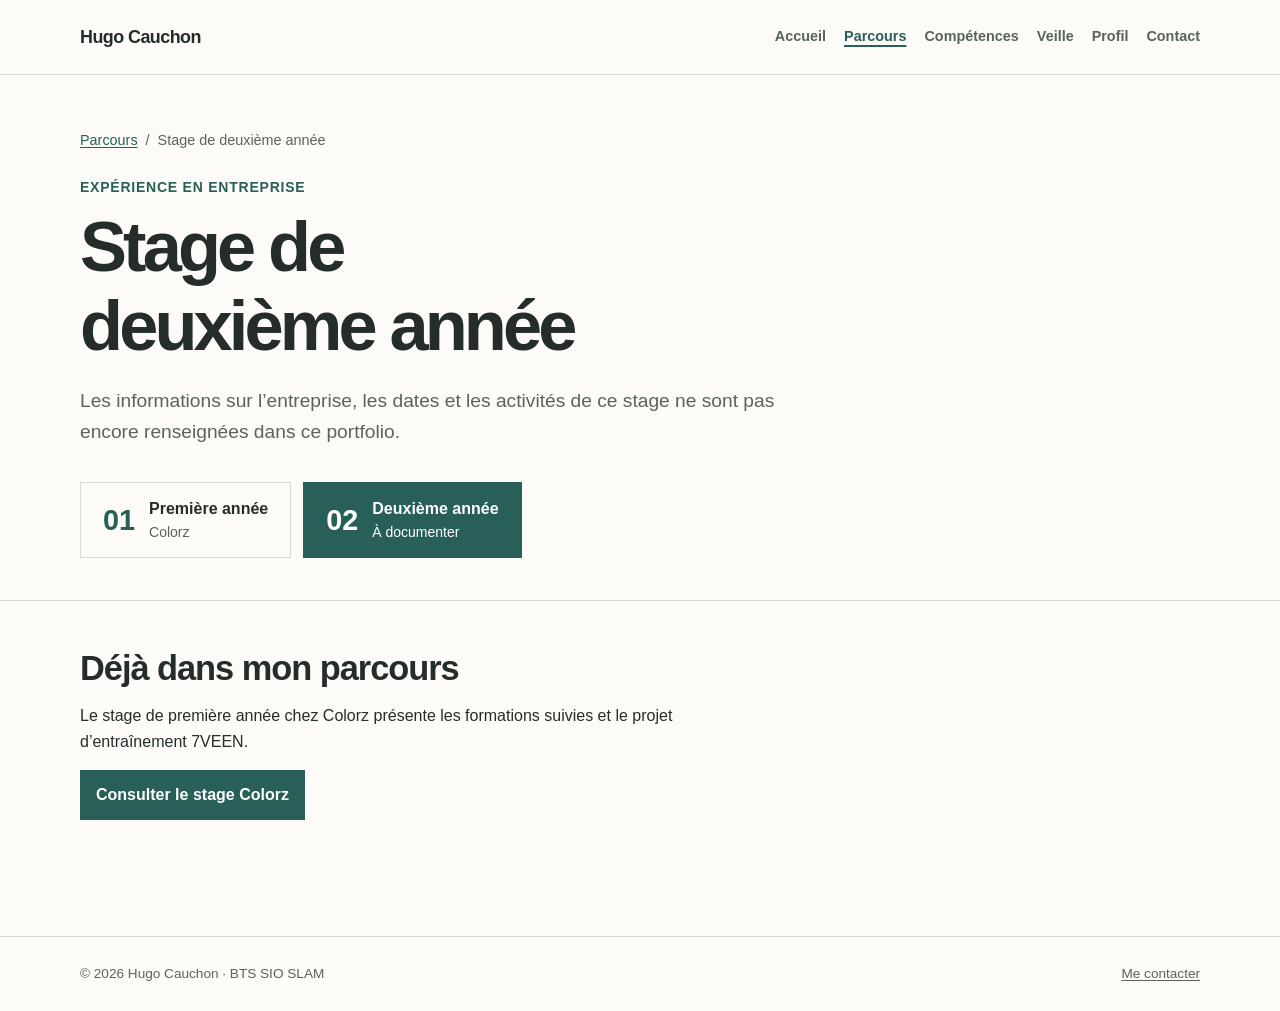
<file: stage-2.html>
<!DOCTYPE html>
<html lang="fr">
<head>
<meta charset="UTF-8" />
<meta name="viewport" content="width=device-width, initial-scale=1.0" />
<meta name="description" content="Rubrique du stage de deuxième année de Hugo Cauchon." />
<title>Stage de deuxième année | Hugo Cauchon — BTS SIO SLAM</title>
<link rel="stylesheet" href="css/style.css?v=7" />
<link rel="stylesheet" href="css/parcours.css?v=7" />
<script src="js/script.js?v=6" defer></script>
</head>
<body>
<a class="skip-link" href="#contenu">Aller au contenu</a>
<header class="site-header"><div class="container header-inner">
<a class="brand" href="index.html" aria-label="Accueil du portfolio"><span class="brand-mark">HC</span><span class="brand-copy"><strong>Hugo Cauchon</strong><span>BTS SIO SLAM</span></span></a>
<nav class="site-nav" aria-label="Navigation principale"><a href="index.html">Accueil</a>
<a aria-current="page" href="parcours.html">Parcours</a>
<a href="competences.html">Compétences</a>
<a href="veille.html">Veille</a>
<a href="profil.html">Profil</a>
<a href="contact.html">Contact</a></nav>
</div></header>
<main id="contenu">
<section class="container page-intro"><nav class="breadcrumbs" aria-label="Fil d’Ariane"><a href="parcours.html">Parcours</a><span aria-hidden="true">/</span><span>Stage de deuxième année</span></nav><p class="eyebrow">Expérience en entreprise</p><h1>Stage de<br />deuxième année</h1><p class="lead">Les informations sur l’entreprise, les dates et les activités de ce stage ne sont pas encore renseignées dans ce portfolio.</p><nav class="year-nav" aria-label="Stage à consulter"><a href="preuves.html"><span>01</span> Première année <small>Colorz</small></a><a href="stage-2.html" aria-current="page"><span>02</span> Deuxième année <small>À documenter</small></a></nav></section><section class="section"><div class="container"><h2>Déjà dans mon parcours</h2><p>Le stage de première année chez Colorz présente les formations suivies et le projet d’entraînement 7VEEN.</p><a class="button primary" href="preuves.html">Consulter le stage Colorz</a></div></section></main>
<footer class="site-footer"><div class="container footer-inner"><p>© <span data-year></span> Hugo Cauchon · BTS SIO SLAM</p><a href="contact.html">Me contacter</a></div></footer>
</body></html>
</file>
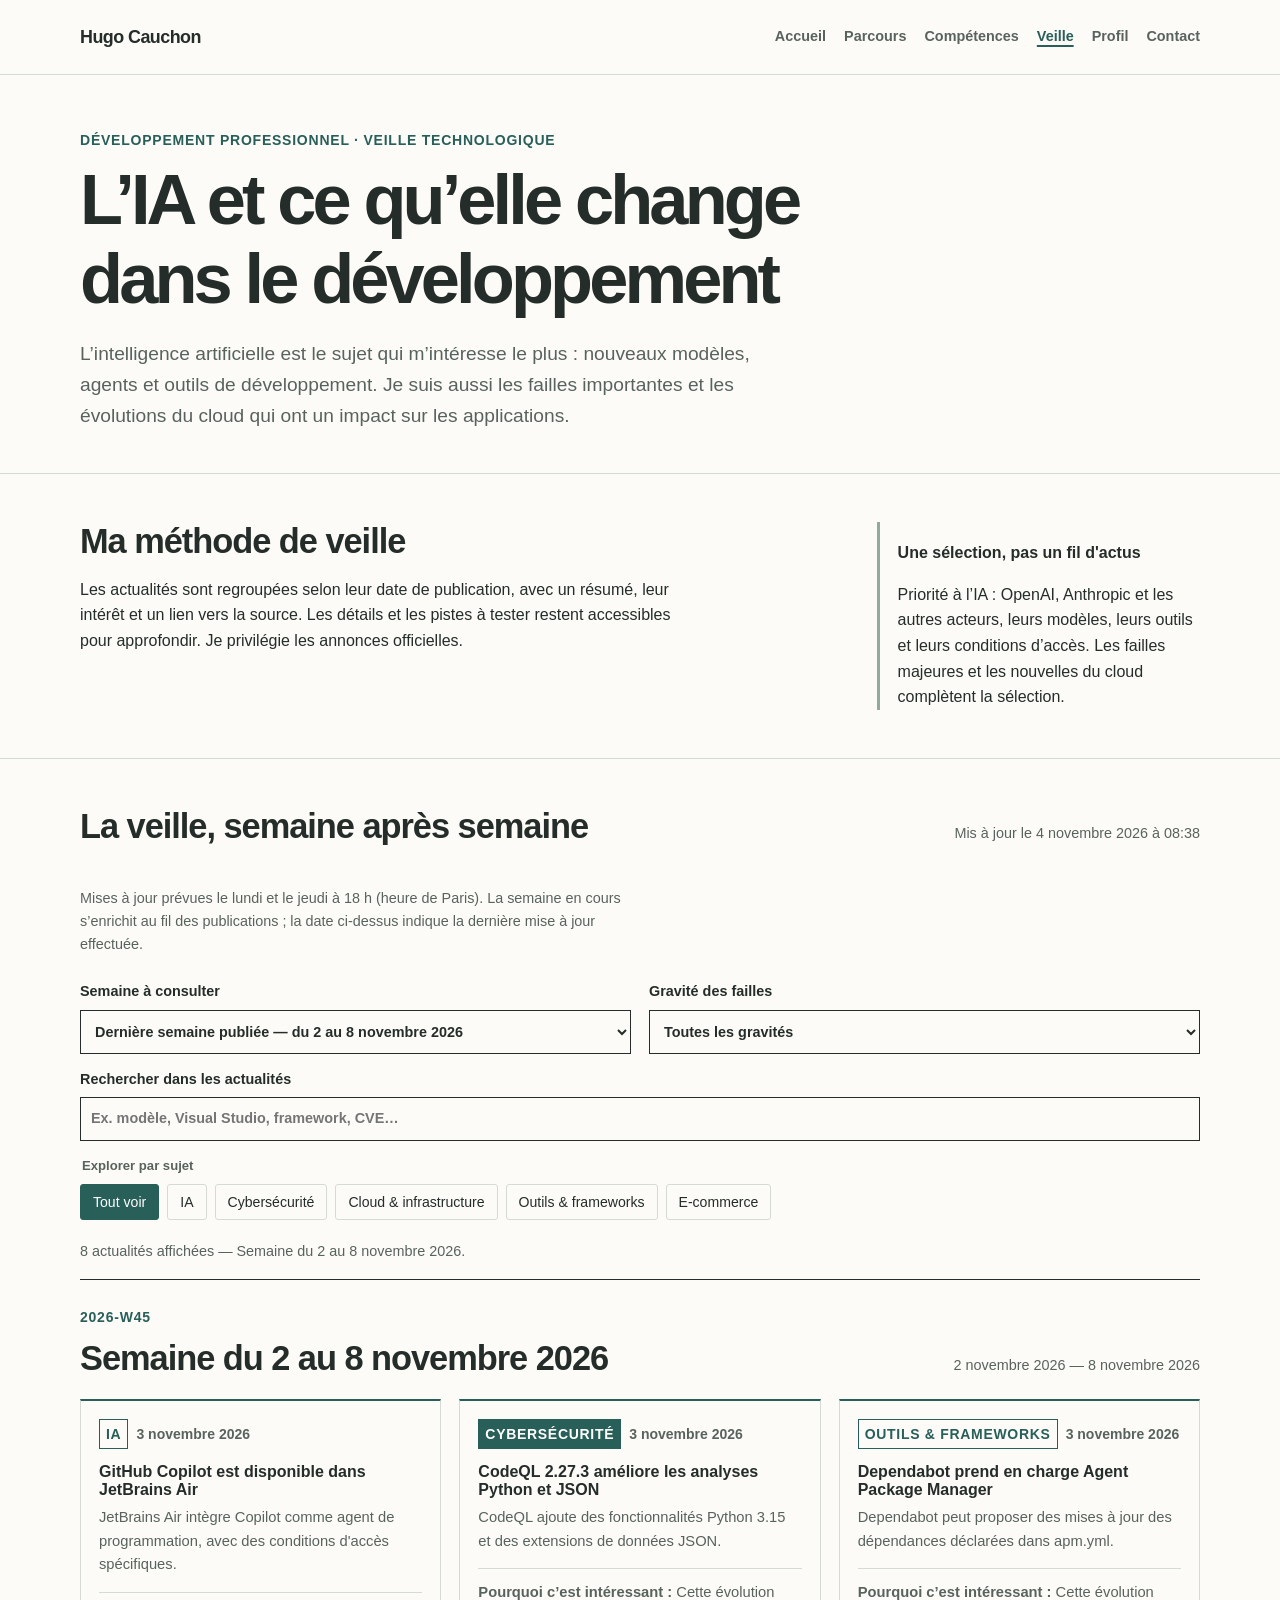
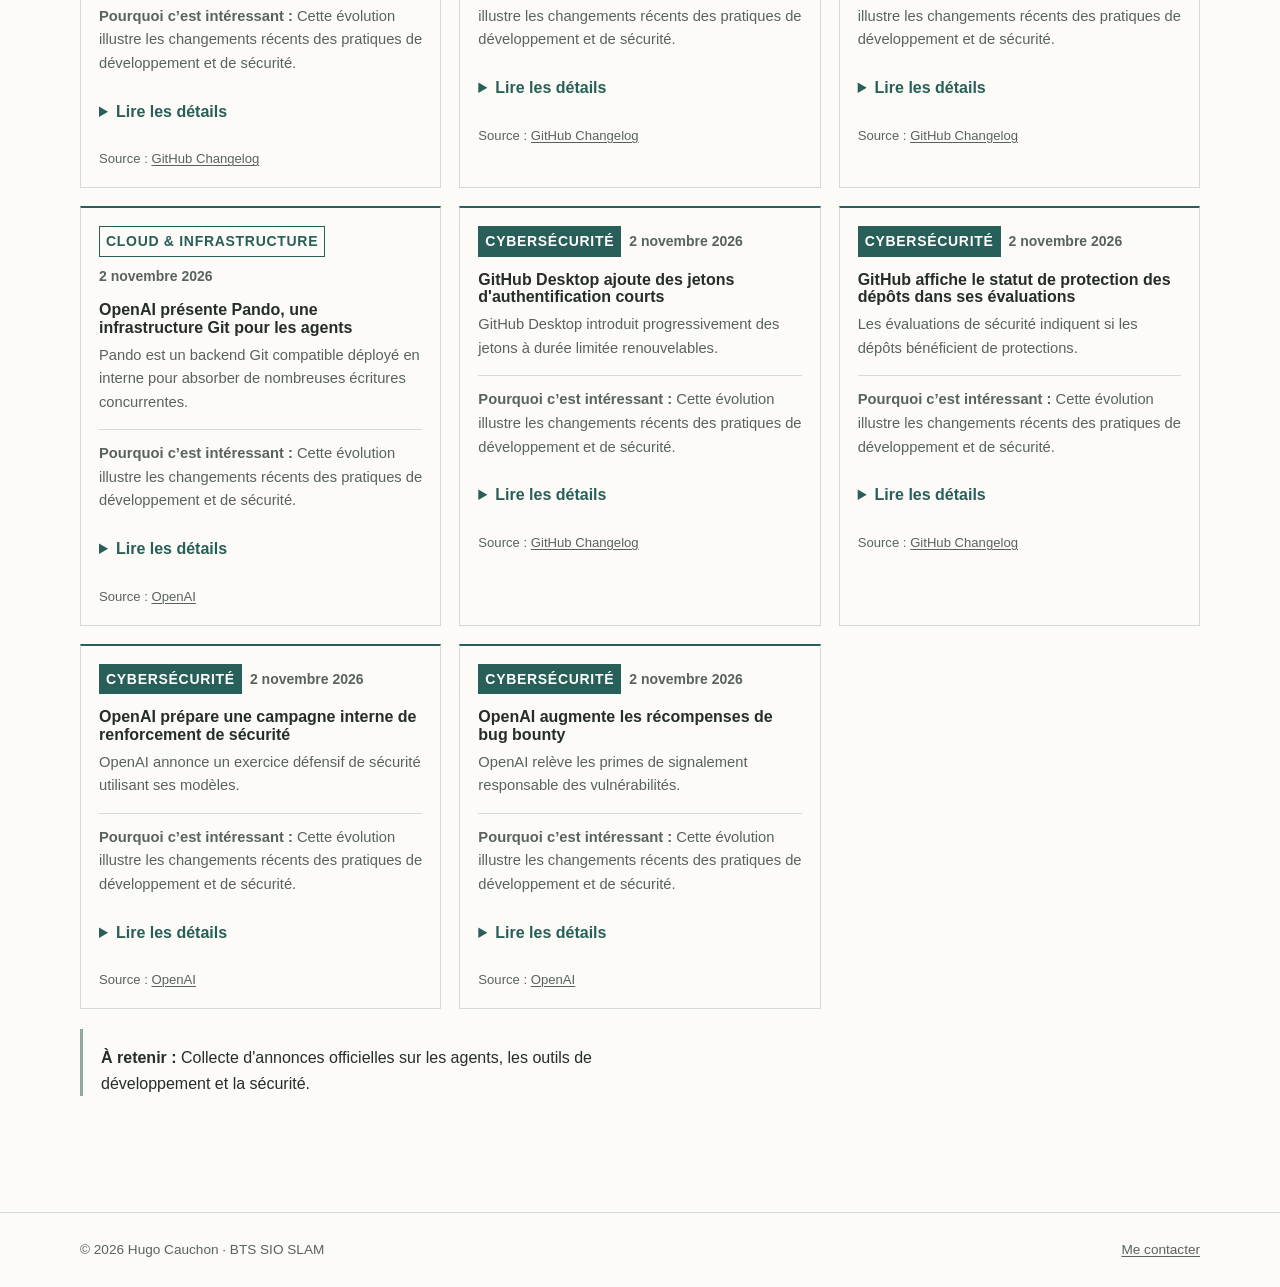
<file: veille.html>
<!DOCTYPE html>
<html lang="fr">
  <head>
    <meta charset="UTF-8" />
    <meta name="viewport" content="width=device-width, initial-scale=1.0" />
    <meta
      name="description"
      content="Veille technologique de Hugo Cauchon : IA, développement logiciel, sécurité du code et outils de développement."
    />
    <title>Veille technologique | Hugo Cauchon — BTS SIO SLAM</title>
<link rel="stylesheet" href="css/style.css?v=7" />
<link rel="stylesheet" href="css/parcours.css?v=8" />
    <script src="js/script.js?v=6" defer></script>
    <script src="js/veille.js?v=8" defer></script>
  </head>
  <body>
    <a class="skip-link" href="#contenu">Aller au contenu</a>
    <header class="site-header">
      <div class="container header-inner">
        <a class="brand" href="index.html" aria-label="Accueil du portfolio">
          <span class="brand-mark">HC</span>
          <span class="brand-copy"><strong>Hugo Cauchon</strong><span>BTS SIO SLAM</span></span>
        </a>
        <nav class="site-nav" aria-label="Navigation principale"><a href="index.html">Accueil</a>
<a href="parcours.html">Parcours</a>
<a href="competences.html">Compétences</a>
<a aria-current="page" href="veille.html">Veille</a>
<a href="profil.html">Profil</a>
<a href="contact.html">Contact</a></nav>
      </div>
    </header>

    <main id="contenu">
      <section class="container page-intro">
        <p class="eyebrow">Développement professionnel · Veille technologique</p>
        <h1>L’IA et ce qu’elle change<br />dans le développement</h1>
        <p class="lead">
          L’intelligence artificielle est le sujet qui m’intéresse le plus : nouveaux modèles,
          agents et outils de développement. Je suis aussi les failles importantes et les
          évolutions du cloud qui ont un impact sur les applications.
        </p>
      </section>

      <section class="section">
        <div class="container two-columns">
          <div>
            <h2>Ma méthode de veille</h2>
            <p>
              Les actualités sont regroupées selon leur date de publication, avec un résumé,
              leur intérêt et un lien vers la source. Les détails et les pistes à tester
              restent accessibles pour approfondir. Je privilégie les annonces officielles.
            </p>
          </div>
          <aside class="aside-note">
            <strong>Une sélection, pas un fil d'actus</strong>
            <p>Priorité à l’IA : OpenAI, Anthropic et les autres acteurs, leurs modèles, leurs outils et leurs conditions d’accès. Les failles majeures et les nouvelles du cloud complètent la sélection.</p>
          </aside>
        </div>
      </section>

      <section class="section">
        <div class="container">
          <div class="section-heading">
            <h2>La veille, semaine après semaine</h2>
            <p data-veille-updated>Chargement de la veille…</p>
          </div>
          <form class="watch-controls" data-watch-controls>
            <p class="watch-schedule">Mises à jour prévues le lundi et le jeudi à 18 h (heure de Paris). La semaine en cours s’enrichit au fil des publications ; la date ci-dessus indique la dernière mise à jour effectuée.</p>
            <label>
              <span>Semaine à consulter</span>
              <select data-watch-week>
                <option value="latest">Dernière semaine publiée</option>
              </select>
            </label>
            <label>
              <span>Gravité des failles</span>
              <select data-watch-severity>
                <option value="all">Toutes les gravités</option>
                <option value="critical">Critique</option>
                <option value="high">Élevée</option>
                <option value="medium">Modérée</option>
                <option value="low">Faible</option>
              </select>
            </label>
            <label class="watch-search">
              <span>Rechercher dans les actualités</span>
              <input type="search" data-watch-search placeholder="Ex. modèle, Visual Studio, framework, CVE…" />
            </label>
            <fieldset class="watch-filters">
              <legend>Explorer par sujet</legend>
              <button type="button" data-watch-category="Tous" aria-pressed="true">Tout voir</button>
              <button type="button" data-watch-category="IA" aria-pressed="false">IA</button>
              <button type="button" data-watch-category="Sécurité applicative" aria-pressed="false">Cybersécurité</button>
              <button type="button" data-watch-category="Cloud & infrastructure" aria-pressed="false">Cloud & infrastructure</button>
              <button type="button" data-watch-category="Outils & frameworks" aria-pressed="false">Outils & frameworks</button>
              <button type="button" data-watch-category="Shopify / Liquid" aria-pressed="false">E-commerce</button>
            </fieldset>
          </form>
          <p class="watch-result" data-watch-result role="status" aria-live="polite"></p>
          <div class="watch-list" data-veille-content aria-live="polite"></div>
          <noscript><p class="notice">Active JavaScript pour afficher les actualités de veille.</p></noscript>
        </div>
      </section>
    </main>

    <footer class="site-footer">
      <div class="container footer-inner"><p>© <span data-year></span> Hugo Cauchon · BTS SIO SLAM</p><a href="contact.html">Me contacter</a></div>
    </footer>
  </body>
</html>
</file>
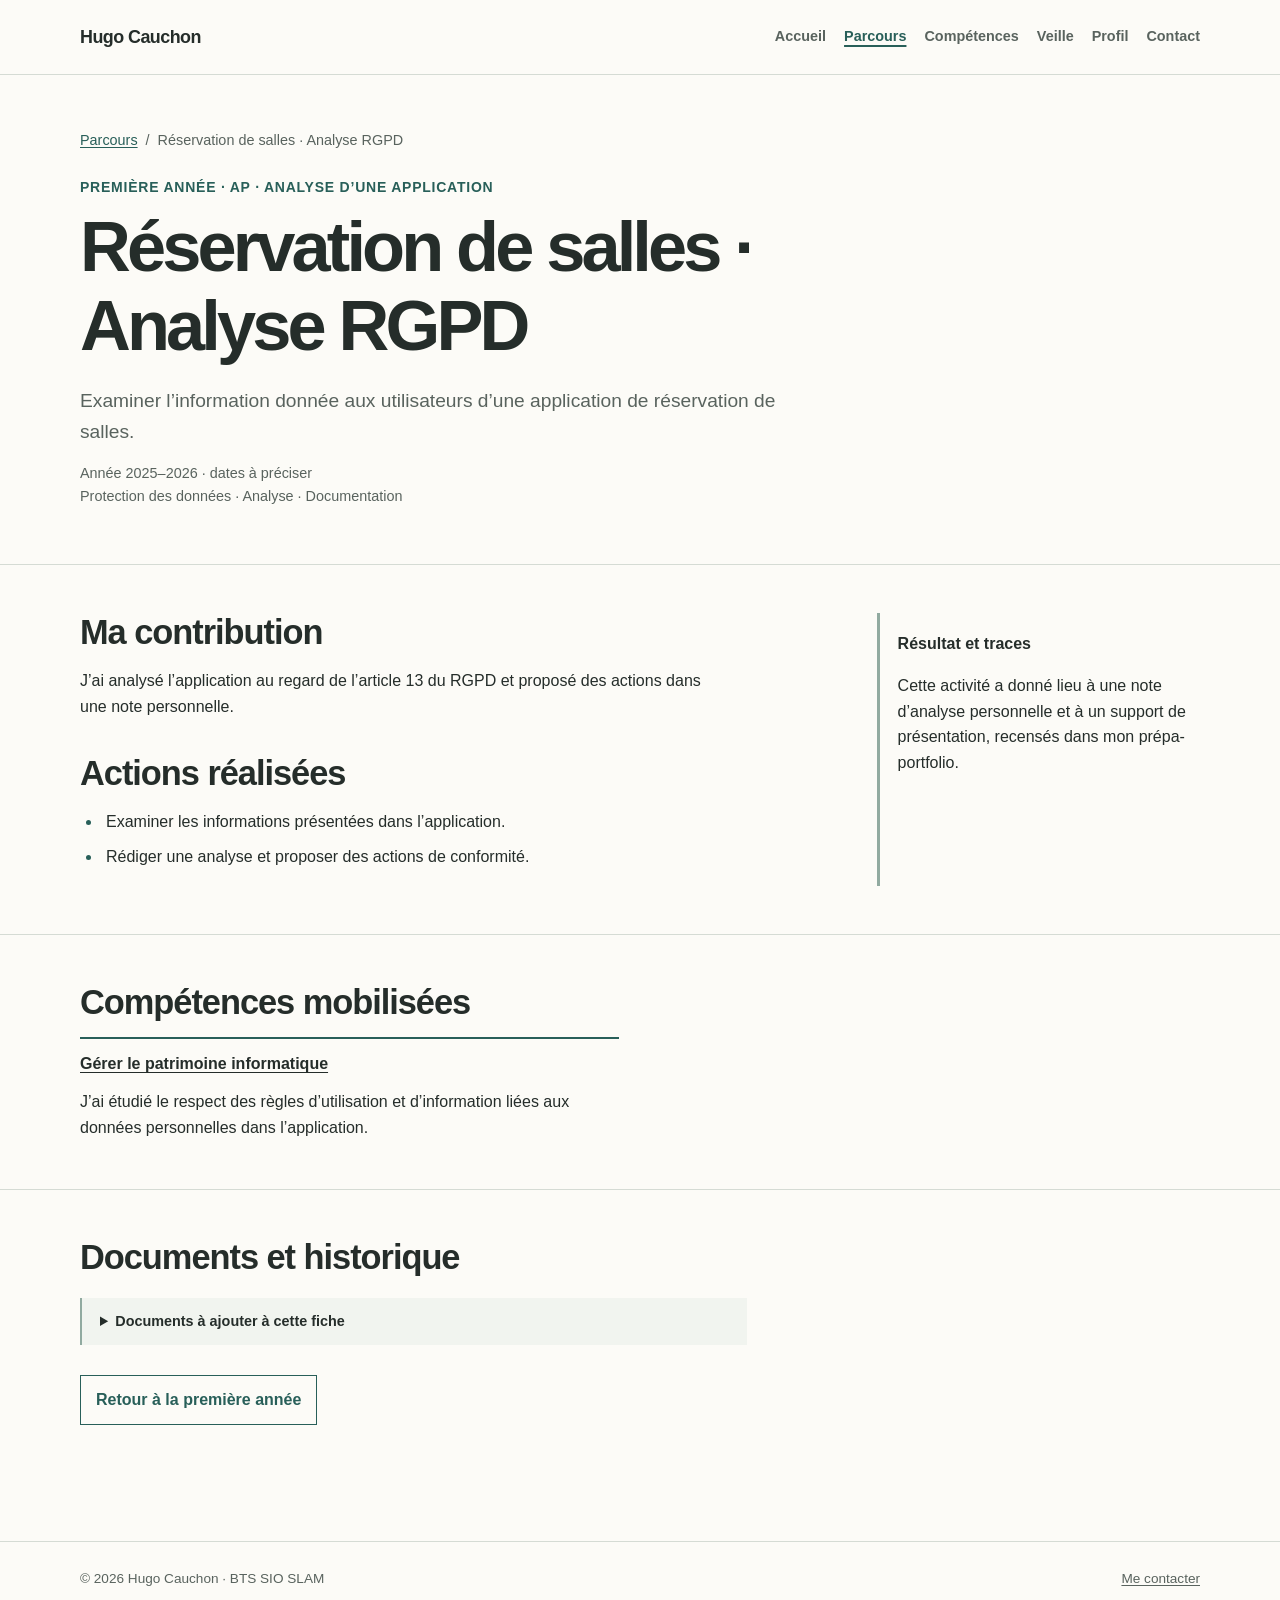
<file: projets/analyse-rgpd.html>
<!DOCTYPE html>
<html lang="fr">
<head>
<meta charset="UTF-8" />
<meta name="viewport" content="width=device-width, initial-scale=1.0" />
<meta name="description" content="Examiner l’information donnée aux utilisateurs d’une application de réservation de salles." />
<title>Réservation de salles · Analyse RGPD | Hugo Cauchon — BTS SIO SLAM</title>
<link rel="stylesheet" href="../css/style.css?v=7" />
<link rel="stylesheet" href="../css/parcours.css?v=7" />
<script src="../js/script.js?v=6" defer></script>
</head>
<body>
<a class="skip-link" href="#contenu">Aller au contenu</a>
<header class="site-header"><div class="container header-inner">
<a class="brand" href="../index.html" aria-label="Accueil du portfolio"><span class="brand-mark">HC</span><span class="brand-copy"><strong>Hugo Cauchon</strong><span>BTS SIO SLAM</span></span></a>
<nav class="site-nav" aria-label="Navigation principale"><a href="../index.html">Accueil</a>
<a aria-current="page" href="../parcours.html">Parcours</a>
<a href="../competences.html">Compétences</a>
<a href="../veille.html">Veille</a>
<a href="../profil.html">Profil</a>
<a href="../contact.html">Contact</a></nav>
</div></header>
<main id="contenu">
<section class="container page-intro"><nav class="breadcrumbs" aria-label="Fil d’Ariane"><a href="../parcours.html">Parcours</a><span aria-hidden="true">/</span><span>Réservation de salles · Analyse RGPD</span></nav><p class="eyebrow">Première année · AP · Analyse d’une application</p><h1>Réservation de salles · Analyse RGPD</h1><p class="lead">Examiner l’information donnée aux utilisateurs d’une application de réservation de salles.</p><p class="project-meta">Année 2025–2026 · dates à préciser<br />Protection des données · Analyse · Documentation</p></section>
<section class="section"><div class="container two-columns"><div><h2>Ma contribution</h2><p>J’ai analysé l’application au regard de l’article 13 du RGPD et proposé des actions dans une note personnelle.</p><h2 class="subsection-title">Actions réalisées</h2><ul class="action-list"><li>Examiner les informations présentées dans l’application.</li><li>Rédiger une analyse et proposer des actions de conformité.</li></ul></div><aside class="aside-note"><strong>Résultat et traces</strong><p>Cette activité a donné lieu à une note d’analyse personnelle et à un support de présentation, recensés dans mon prépa-portfolio.</p></aside></div></section>
<section class="section" id="competences"><div class="container"><h2>Compétences mobilisées</h2><div class="text-grid"><article class="text-block"><h3><a href="../competences.html#patrimoine">Gérer le patrimoine informatique</a></h3><p>J’ai étudié le respect des règles d’utilisation et d’information liées aux données personnelles dans l’application.</p></article></div></div></section>
<section class="section" id="documents"><div class="container"><h2>Documents et historique</h2><details class="completion-note"><summary>Documents à ajouter à cette fiche</summary><p>Joindre la note et le support, préciser les dates et illustrer une observation par un extrait de l’application.</p></details><div class="action-row"><a class="button secondary" href="../parcours.html">Retour à la première année</a></div></div></section></main>
<footer class="site-footer"><div class="container footer-inner"><p>© <span data-year></span> Hugo Cauchon · BTS SIO SLAM</p><a href="../contact.html">Me contacter</a></div></footer>
</body></html>
</file>
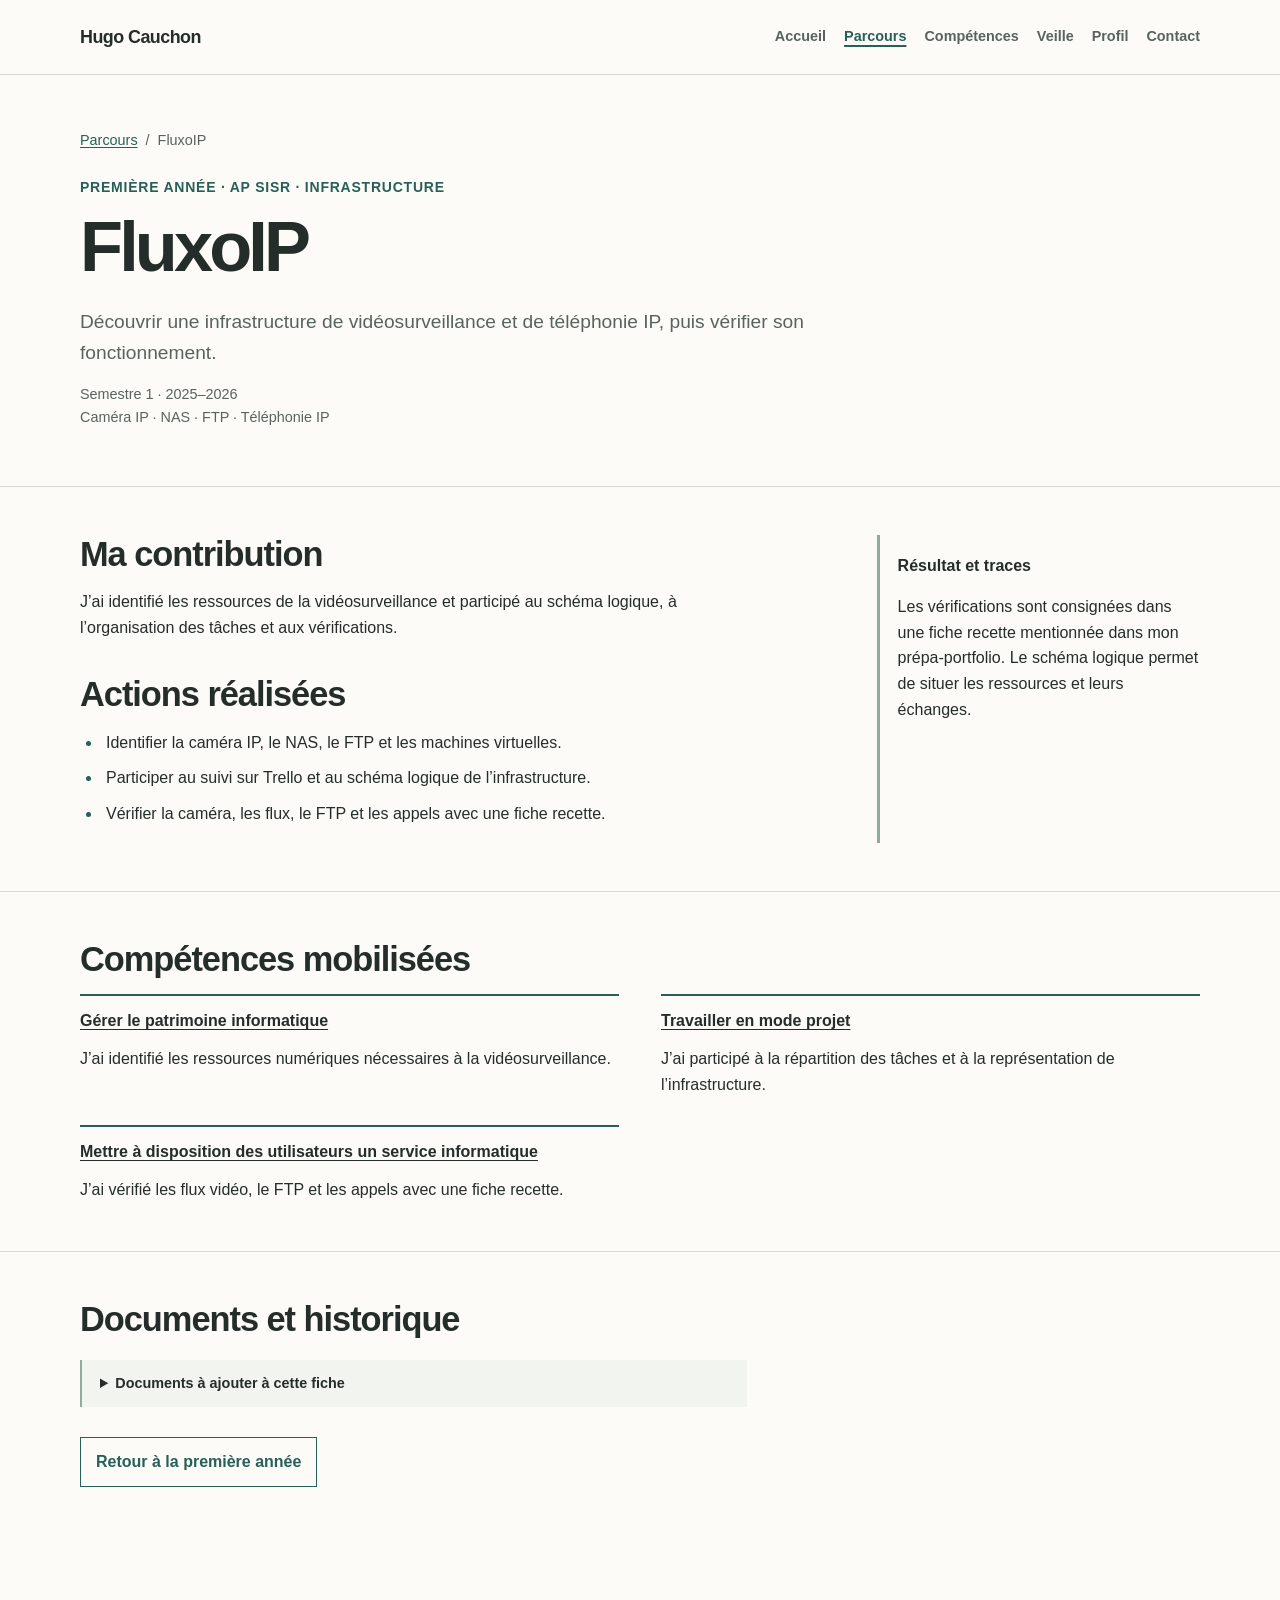
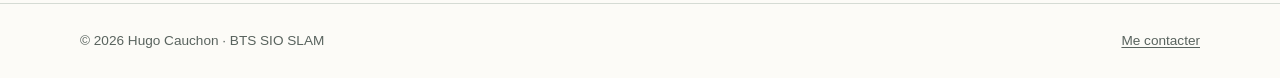
<file: projets/fluxoip.html>
<!DOCTYPE html>
<html lang="fr">
<head>
<meta charset="UTF-8" />
<meta name="viewport" content="width=device-width, initial-scale=1.0" />
<meta name="description" content="Découvrir une infrastructure de vidéosurveillance et de téléphonie IP, puis vérifier son fonctionnement." />
<title>FluxoIP | Hugo Cauchon — BTS SIO SLAM</title>
<link rel="stylesheet" href="../css/style.css?v=7" />
<link rel="stylesheet" href="../css/parcours.css?v=7" />
<script src="../js/script.js?v=6" defer></script>
</head>
<body>
<a class="skip-link" href="#contenu">Aller au contenu</a>
<header class="site-header"><div class="container header-inner">
<a class="brand" href="../index.html" aria-label="Accueil du portfolio"><span class="brand-mark">HC</span><span class="brand-copy"><strong>Hugo Cauchon</strong><span>BTS SIO SLAM</span></span></a>
<nav class="site-nav" aria-label="Navigation principale"><a href="../index.html">Accueil</a>
<a aria-current="page" href="../parcours.html">Parcours</a>
<a href="../competences.html">Compétences</a>
<a href="../veille.html">Veille</a>
<a href="../profil.html">Profil</a>
<a href="../contact.html">Contact</a></nav>
</div></header>
<main id="contenu">
<section class="container page-intro"><nav class="breadcrumbs" aria-label="Fil d’Ariane"><a href="../parcours.html">Parcours</a><span aria-hidden="true">/</span><span>FluxoIP</span></nav><p class="eyebrow">Première année · AP SISR · Infrastructure</p><h1>FluxoIP</h1><p class="lead">Découvrir une infrastructure de vidéosurveillance et de téléphonie IP, puis vérifier son fonctionnement.</p><p class="project-meta">Semestre 1 · 2025–2026<br />Caméra IP · NAS · FTP · Téléphonie IP</p></section>
<section class="section"><div class="container two-columns"><div><h2>Ma contribution</h2><p>J’ai identifié les ressources de la vidéosurveillance et participé au schéma logique, à l’organisation des tâches et aux vérifications.</p><h2 class="subsection-title">Actions réalisées</h2><ul class="action-list"><li>Identifier la caméra IP, le NAS, le FTP et les machines virtuelles.</li><li>Participer au suivi sur Trello et au schéma logique de l’infrastructure.</li><li>Vérifier la caméra, les flux, le FTP et les appels avec une fiche recette.</li></ul></div><aside class="aside-note"><strong>Résultat et traces</strong><p>Les vérifications sont consignées dans une fiche recette mentionnée dans mon prépa-portfolio. Le schéma logique permet de situer les ressources et leurs échanges.</p></aside></div></section>
<section class="section" id="competences"><div class="container"><h2>Compétences mobilisées</h2><div class="text-grid"><article class="text-block"><h3><a href="../competences.html#patrimoine">Gérer le patrimoine informatique</a></h3><p>J’ai identifié les ressources numériques nécessaires à la vidéosurveillance.</p></article><article class="text-block"><h3><a href="../competences.html#projet">Travailler en mode projet</a></h3><p>J’ai participé à la répartition des tâches et à la représentation de l’infrastructure.</p></article><article class="text-block"><h3><a href="../competences.html#service">Mettre à disposition des utilisateurs un service informatique</a></h3><p>J’ai vérifié les flux vidéo, le FTP et les appels avec une fiche recette.</p></article></div></div></section>
<section class="section" id="documents"><div class="container"><h2>Documents et historique</h2><details class="completion-note"><summary>Documents à ajouter à cette fiche</summary><p>Joindre la fiche recette, le schéma logique et le journal de bord. Les résultats détaillés des tests ne sont pas encore présentés ici.</p></details><div class="action-row"><a class="button secondary" href="../parcours.html">Retour à la première année</a></div></div></section></main>
<footer class="site-footer"><div class="container footer-inner"><p>© <span data-year></span> Hugo Cauchon · BTS SIO SLAM</p><a href="../contact.html">Me contacter</a></div></footer>
</body></html>
</file>
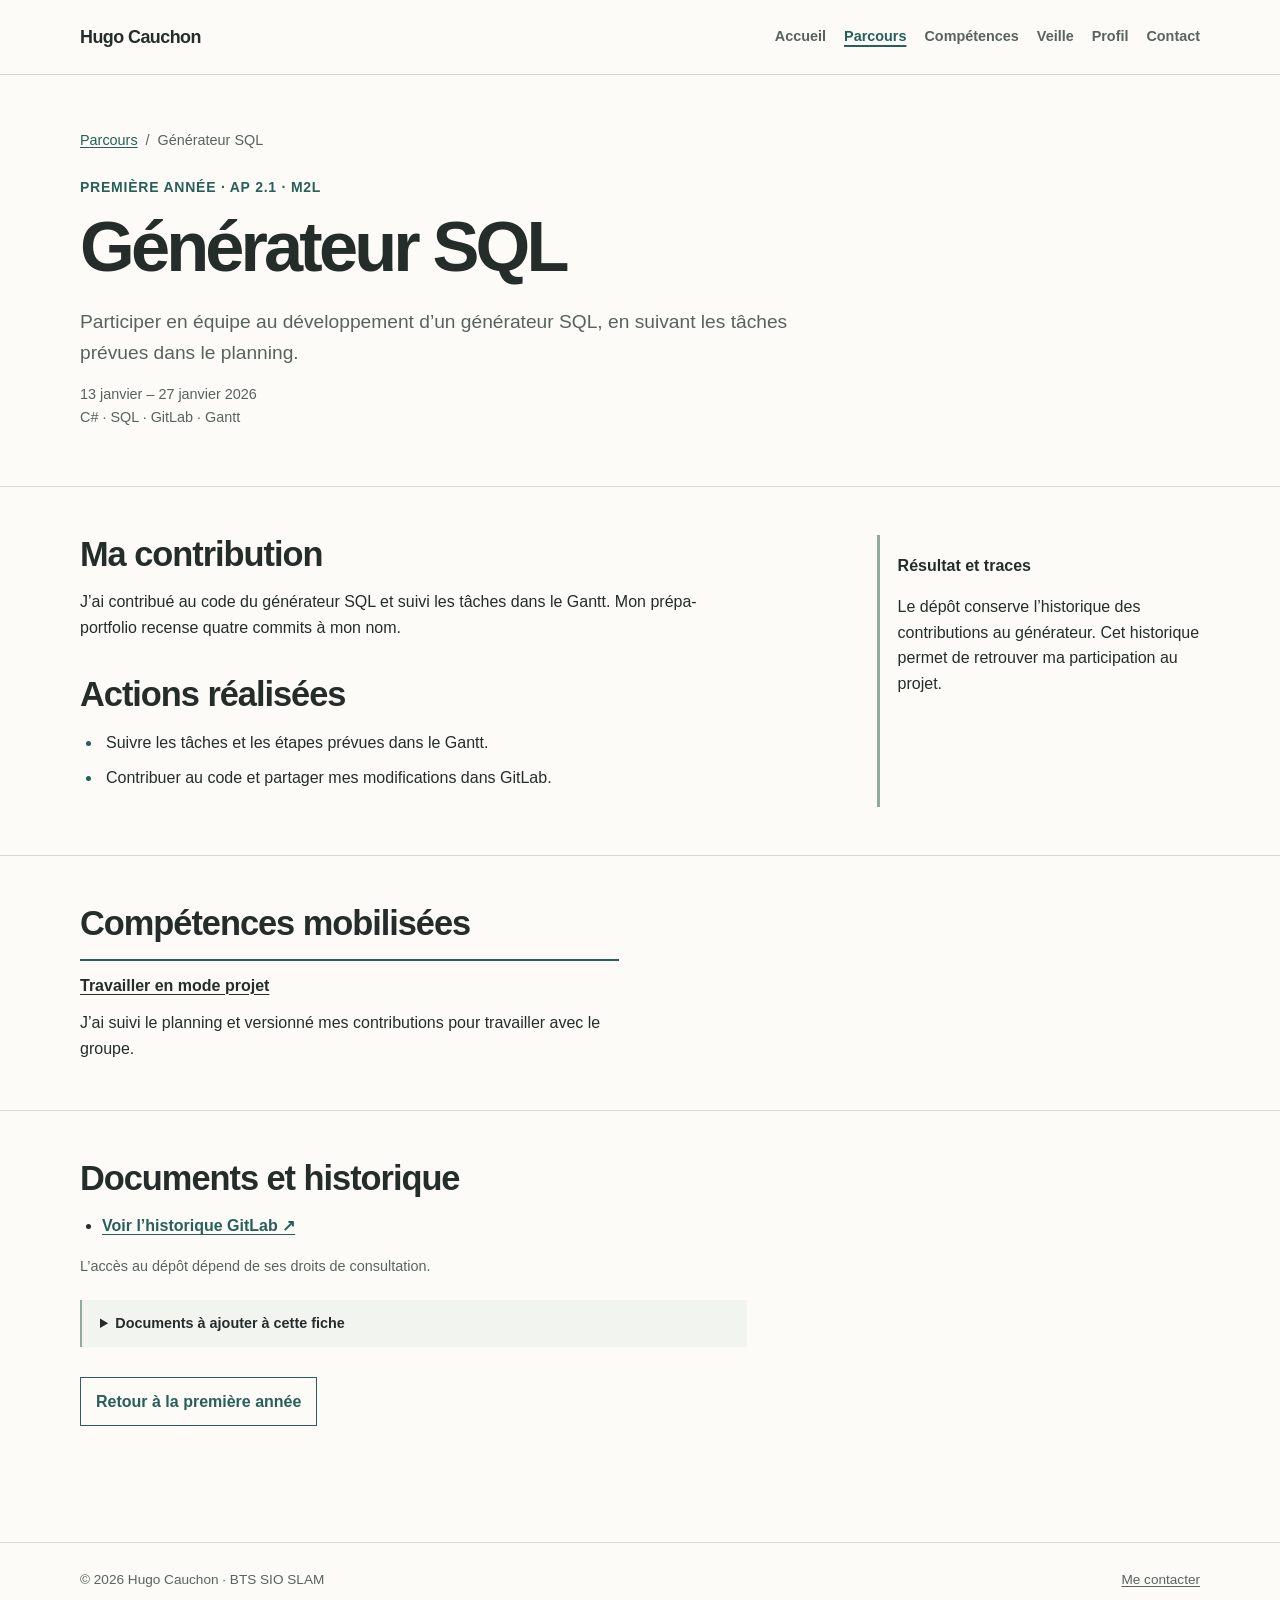
<file: projets/generateur-sql.html>
<!DOCTYPE html>
<html lang="fr">
<head>
<meta charset="UTF-8" />
<meta name="viewport" content="width=device-width, initial-scale=1.0" />
<meta name="description" content="Participer en équipe au développement d’un générateur SQL, en suivant les tâches prévues dans le planning." />
<title>Générateur SQL | Hugo Cauchon — BTS SIO SLAM</title>
<link rel="stylesheet" href="../css/style.css?v=7" />
<link rel="stylesheet" href="../css/parcours.css?v=7" />
<script src="../js/script.js?v=6" defer></script>
</head>
<body>
<a class="skip-link" href="#contenu">Aller au contenu</a>
<header class="site-header"><div class="container header-inner">
<a class="brand" href="../index.html" aria-label="Accueil du portfolio"><span class="brand-mark">HC</span><span class="brand-copy"><strong>Hugo Cauchon</strong><span>BTS SIO SLAM</span></span></a>
<nav class="site-nav" aria-label="Navigation principale"><a href="../index.html">Accueil</a>
<a aria-current="page" href="../parcours.html">Parcours</a>
<a href="../competences.html">Compétences</a>
<a href="../veille.html">Veille</a>
<a href="../profil.html">Profil</a>
<a href="../contact.html">Contact</a></nav>
</div></header>
<main id="contenu">
<section class="container page-intro"><nav class="breadcrumbs" aria-label="Fil d’Ariane"><a href="../parcours.html">Parcours</a><span aria-hidden="true">/</span><span>Générateur SQL</span></nav><p class="eyebrow">Première année · AP 2.1 · M2L</p><h1>Générateur SQL</h1><p class="lead">Participer en équipe au développement d’un générateur SQL, en suivant les tâches prévues dans le planning.</p><p class="project-meta">13 janvier – 27 janvier 2026<br />C# · SQL · GitLab · Gantt</p></section>
<section class="section"><div class="container two-columns"><div><h2>Ma contribution</h2><p>J’ai contribué au code du générateur SQL et suivi les tâches dans le Gantt. Mon prépa-portfolio recense quatre commits à mon nom.</p><h2 class="subsection-title">Actions réalisées</h2><ul class="action-list"><li>Suivre les tâches et les étapes prévues dans le Gantt.</li><li>Contribuer au code et partager mes modifications dans GitLab.</li></ul></div><aside class="aside-note"><strong>Résultat et traces</strong><p>Le dépôt conserve l’historique des contributions au générateur. Cet historique permet de retrouver ma participation au projet.</p></aside></div></section>
<section class="section" id="competences"><div class="container"><h2>Compétences mobilisées</h2><div class="text-grid"><article class="text-block"><h3><a href="../competences.html#projet">Travailler en mode projet</a></h3><p>J’ai suivi le planning et versionné mes contributions pour travailler avec le groupe.</p></article></div></div></section>
<section class="section" id="documents"><div class="container"><h2>Documents et historique</h2><ul class="resource-links"><li><a href="https://gitlab.com/hugocauchon45/ap-2.1-generateur-sql/-/commits/main" target="_blank" rel="noopener noreferrer">Voir l’historique GitLab ↗</a></li></ul><p class="small-note">L’accès au dépôt dépend de ses droits de consultation.</p><details class="completion-note"><summary>Documents à ajouter à cette fiche</summary><p>Sélectionner mes quatre commits et les fonctions correspondantes. Joindre le Gantt et une capture de l’application.</p></details><div class="action-row"><a class="button secondary" href="../parcours.html">Retour à la première année</a></div></div></section></main>
<footer class="site-footer"><div class="container footer-inner"><p>© <span data-year></span> Hugo Cauchon · BTS SIO SLAM</p><a href="../contact.html">Me contacter</a></div></footer>
</body></html>
</file>
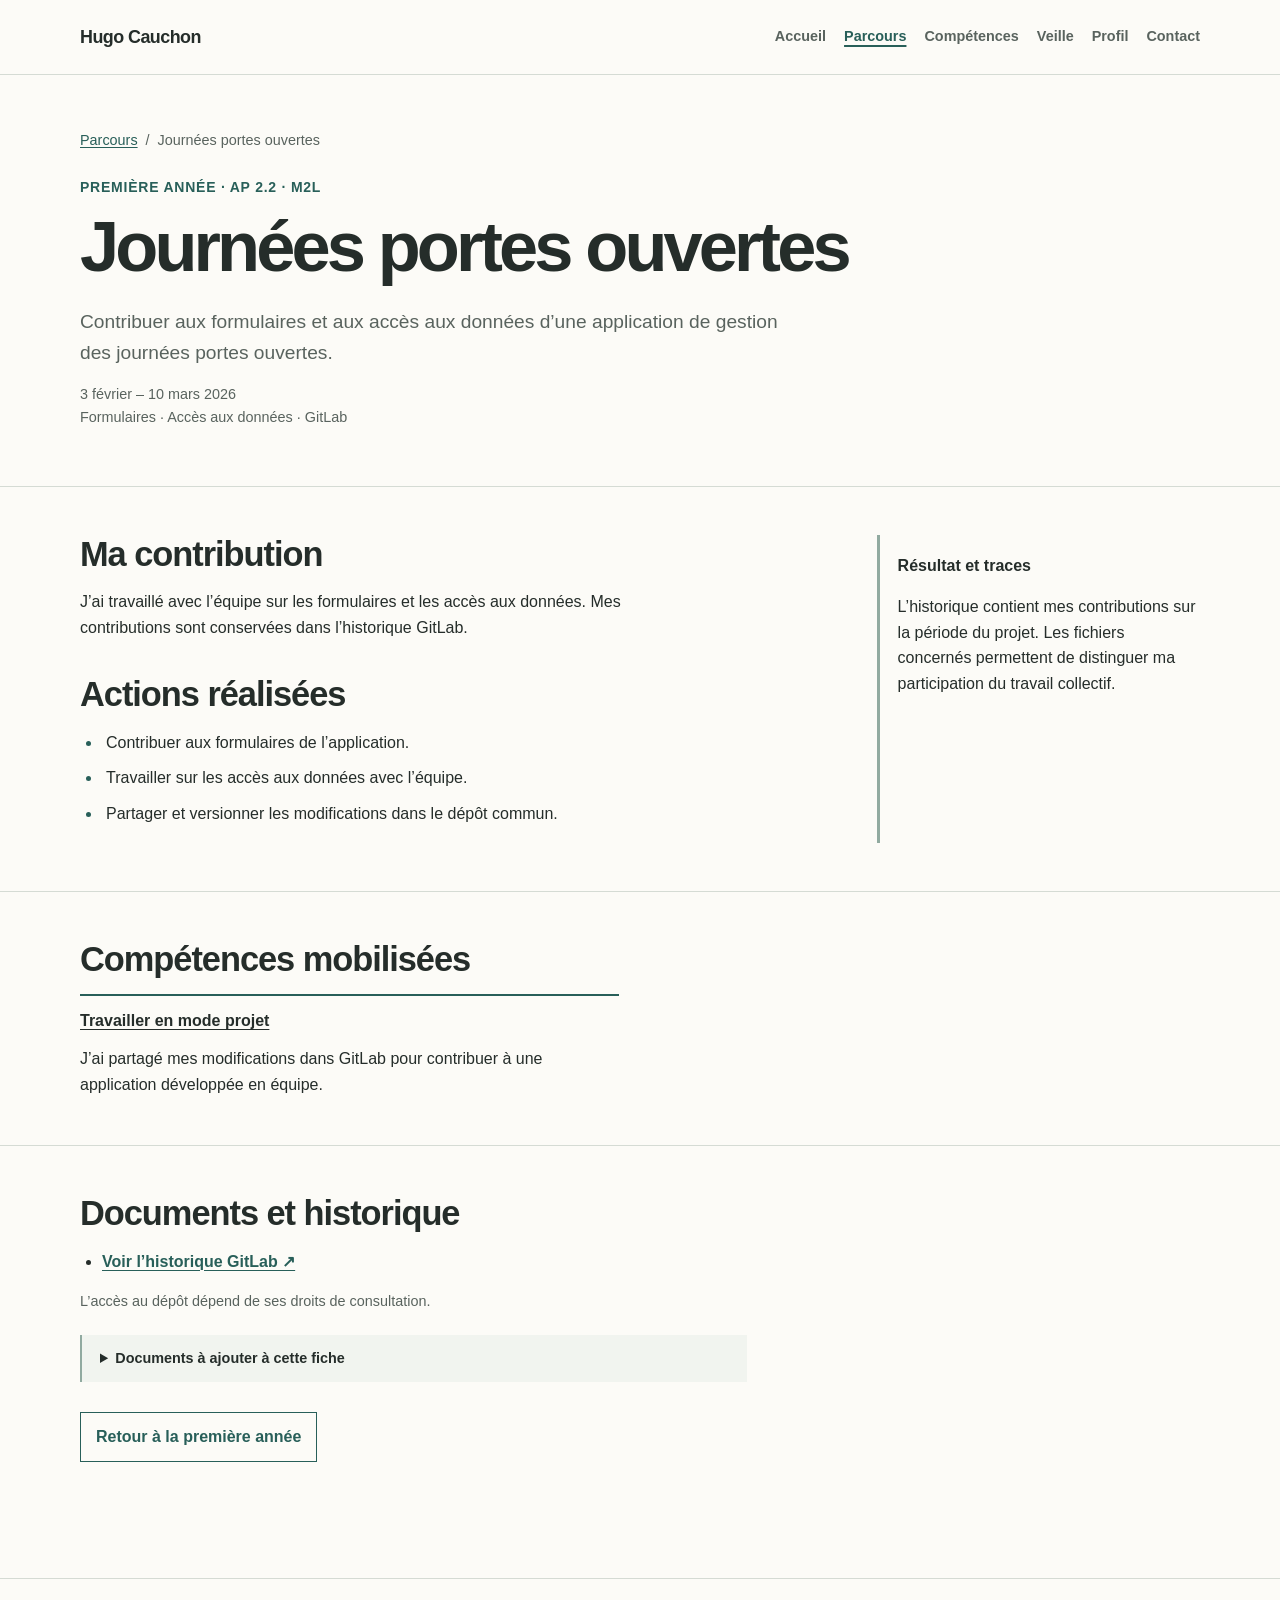
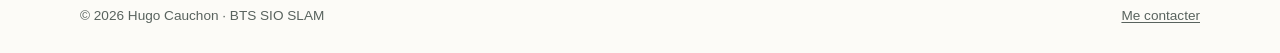
<file: projets/journees-portes-ouvertes.html>
<!DOCTYPE html>
<html lang="fr">
<head>
<meta charset="UTF-8" />
<meta name="viewport" content="width=device-width, initial-scale=1.0" />
<meta name="description" content="Contribuer aux formulaires et aux accès aux données d’une application de gestion des journées portes ouvertes." />
<title>Journées portes ouvertes | Hugo Cauchon — BTS SIO SLAM</title>
<link rel="stylesheet" href="../css/style.css?v=7" />
<link rel="stylesheet" href="../css/parcours.css?v=7" />
<script src="../js/script.js?v=6" defer></script>
</head>
<body>
<a class="skip-link" href="#contenu">Aller au contenu</a>
<header class="site-header"><div class="container header-inner">
<a class="brand" href="../index.html" aria-label="Accueil du portfolio"><span class="brand-mark">HC</span><span class="brand-copy"><strong>Hugo Cauchon</strong><span>BTS SIO SLAM</span></span></a>
<nav class="site-nav" aria-label="Navigation principale"><a href="../index.html">Accueil</a>
<a aria-current="page" href="../parcours.html">Parcours</a>
<a href="../competences.html">Compétences</a>
<a href="../veille.html">Veille</a>
<a href="../profil.html">Profil</a>
<a href="../contact.html">Contact</a></nav>
</div></header>
<main id="contenu">
<section class="container page-intro"><nav class="breadcrumbs" aria-label="Fil d’Ariane"><a href="../parcours.html">Parcours</a><span aria-hidden="true">/</span><span>Journées portes ouvertes</span></nav><p class="eyebrow">Première année · AP 2.2 · M2L</p><h1>Journées portes ouvertes</h1><p class="lead">Contribuer aux formulaires et aux accès aux données d’une application de gestion des journées portes ouvertes.</p><p class="project-meta">3 février – 10 mars 2026<br />Formulaires · Accès aux données · GitLab</p></section>
<section class="section"><div class="container two-columns"><div><h2>Ma contribution</h2><p>J’ai travaillé avec l’équipe sur les formulaires et les accès aux données. Mes contributions sont conservées dans l’historique GitLab.</p><h2 class="subsection-title">Actions réalisées</h2><ul class="action-list"><li>Contribuer aux formulaires de l’application.</li><li>Travailler sur les accès aux données avec l’équipe.</li><li>Partager et versionner les modifications dans le dépôt commun.</li></ul></div><aside class="aside-note"><strong>Résultat et traces</strong><p>L’historique contient mes contributions sur la période du projet. Les fichiers concernés permettent de distinguer ma participation du travail collectif.</p></aside></div></section>
<section class="section" id="competences"><div class="container"><h2>Compétences mobilisées</h2><div class="text-grid"><article class="text-block"><h3><a href="../competences.html#projet">Travailler en mode projet</a></h3><p>J’ai partagé mes modifications dans GitLab pour contribuer à une application développée en équipe.</p></article></div></div></section>
<section class="section" id="documents"><div class="container"><h2>Documents et historique</h2><ul class="resource-links"><li><a href="https://gitlab.com/hugocauchon45/ap-2.2-M2L-JPO/-/commits/main" target="_blank" rel="noopener noreferrer">Voir l’historique GitLab ↗</a></li></ul><p class="small-note">L’accès au dépôt dépend de ses droits de consultation.</p><details class="completion-note"><summary>Documents à ajouter à cette fiche</summary><p>Sélectionner les fichiers et commits qui montrent précisément ma contribution et joindre des captures des formulaires.</p></details><div class="action-row"><a class="button secondary" href="../parcours.html">Retour à la première année</a></div></div></section></main>
<footer class="site-footer"><div class="container footer-inner"><p>© <span data-year></span> Hugo Cauchon · BTS SIO SLAM</p><a href="../contact.html">Me contacter</a></div></footer>
</body></html>
</file>
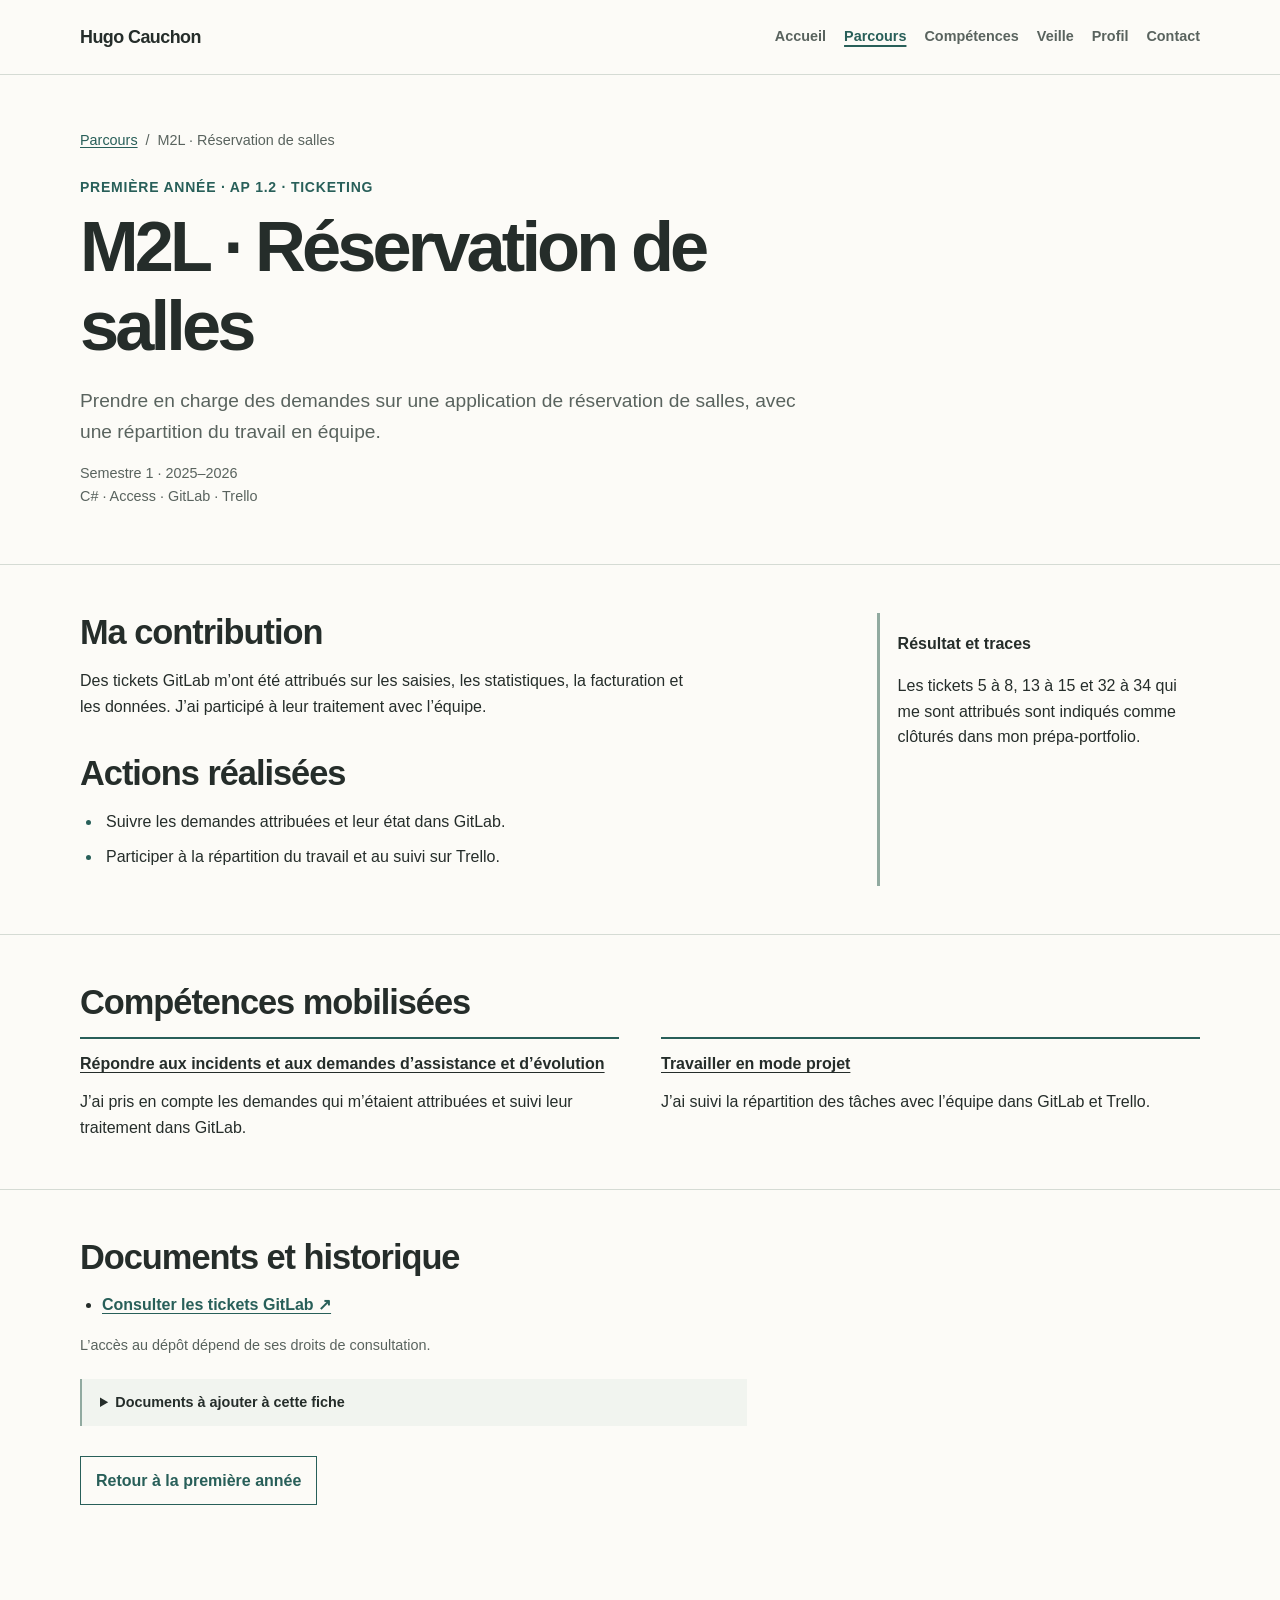
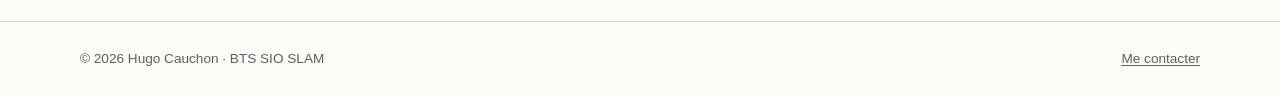
<file: projets/m2l-ticketing.html>
<!DOCTYPE html>
<html lang="fr">
<head>
<meta charset="UTF-8" />
<meta name="viewport" content="width=device-width, initial-scale=1.0" />
<meta name="description" content="Prendre en charge des demandes sur une application de réservation de salles, avec une répartition du travail en équipe." />
<title>M2L · Réservation de salles | Hugo Cauchon — BTS SIO SLAM</title>
<link rel="stylesheet" href="../css/style.css?v=7" />
<link rel="stylesheet" href="../css/parcours.css?v=7" />
<script src="../js/script.js?v=6" defer></script>
</head>
<body>
<a class="skip-link" href="#contenu">Aller au contenu</a>
<header class="site-header"><div class="container header-inner">
<a class="brand" href="../index.html" aria-label="Accueil du portfolio"><span class="brand-mark">HC</span><span class="brand-copy"><strong>Hugo Cauchon</strong><span>BTS SIO SLAM</span></span></a>
<nav class="site-nav" aria-label="Navigation principale"><a href="../index.html">Accueil</a>
<a aria-current="page" href="../parcours.html">Parcours</a>
<a href="../competences.html">Compétences</a>
<a href="../veille.html">Veille</a>
<a href="../profil.html">Profil</a>
<a href="../contact.html">Contact</a></nav>
</div></header>
<main id="contenu">
<section class="container page-intro"><nav class="breadcrumbs" aria-label="Fil d’Ariane"><a href="../parcours.html">Parcours</a><span aria-hidden="true">/</span><span>M2L · Réservation de salles</span></nav><p class="eyebrow">Première année · AP 1.2 · Ticketing</p><h1>M2L · Réservation de salles</h1><p class="lead">Prendre en charge des demandes sur une application de réservation de salles, avec une répartition du travail en équipe.</p><p class="project-meta">Semestre 1 · 2025–2026<br />C# · Access · GitLab · Trello</p></section>
<section class="section"><div class="container two-columns"><div><h2>Ma contribution</h2><p>Des tickets GitLab m’ont été attribués sur les saisies, les statistiques, la facturation et les données. J’ai participé à leur traitement avec l’équipe.</p><h2 class="subsection-title">Actions réalisées</h2><ul class="action-list"><li>Suivre les demandes attribuées et leur état dans GitLab.</li><li>Participer à la répartition du travail et au suivi sur Trello.</li></ul></div><aside class="aside-note"><strong>Résultat et traces</strong><p>Les tickets 5 à 8, 13 à 15 et 32 à 34 qui me sont attribués sont indiqués comme clôturés dans mon prépa-portfolio.</p></aside></div></section>
<section class="section" id="competences"><div class="container"><h2>Compétences mobilisées</h2><div class="text-grid"><article class="text-block"><h3><a href="../competences.html#incidents">Répondre aux incidents et aux demandes d’assistance et d’évolution</a></h3><p>J’ai pris en compte les demandes qui m’étaient attribuées et suivi leur traitement dans GitLab.</p></article><article class="text-block"><h3><a href="../competences.html#projet">Travailler en mode projet</a></h3><p>J’ai suivi la répartition des tâches avec l’équipe dans GitLab et Trello.</p></article></div></div></section>
<section class="section" id="documents"><div class="container"><h2>Documents et historique</h2><ul class="resource-links"><li><a href="https://gitlab.com/chadwalter16/equipe-2-ap-1.2/-/issues" target="_blank" rel="noopener noreferrer">Consulter les tickets GitLab ↗</a></li></ul><p class="small-note">L’accès au dépôt dépend de ses droits de consultation.</p><details class="completion-note"><summary>Documents à ajouter à cette fiche</summary><p>Relier un ticket précis au changement réalisé et à une capture du résultat. Joindre le journal personnel et le suivi Trello.</p></details><div class="action-row"><a class="button secondary" href="../parcours.html">Retour à la première année</a></div></div></section></main>
<footer class="site-footer"><div class="container footer-inner"><p>© <span data-year></span> Hugo Cauchon · BTS SIO SLAM</p><a href="../contact.html">Me contacter</a></div></footer>
</body></html>
</file>
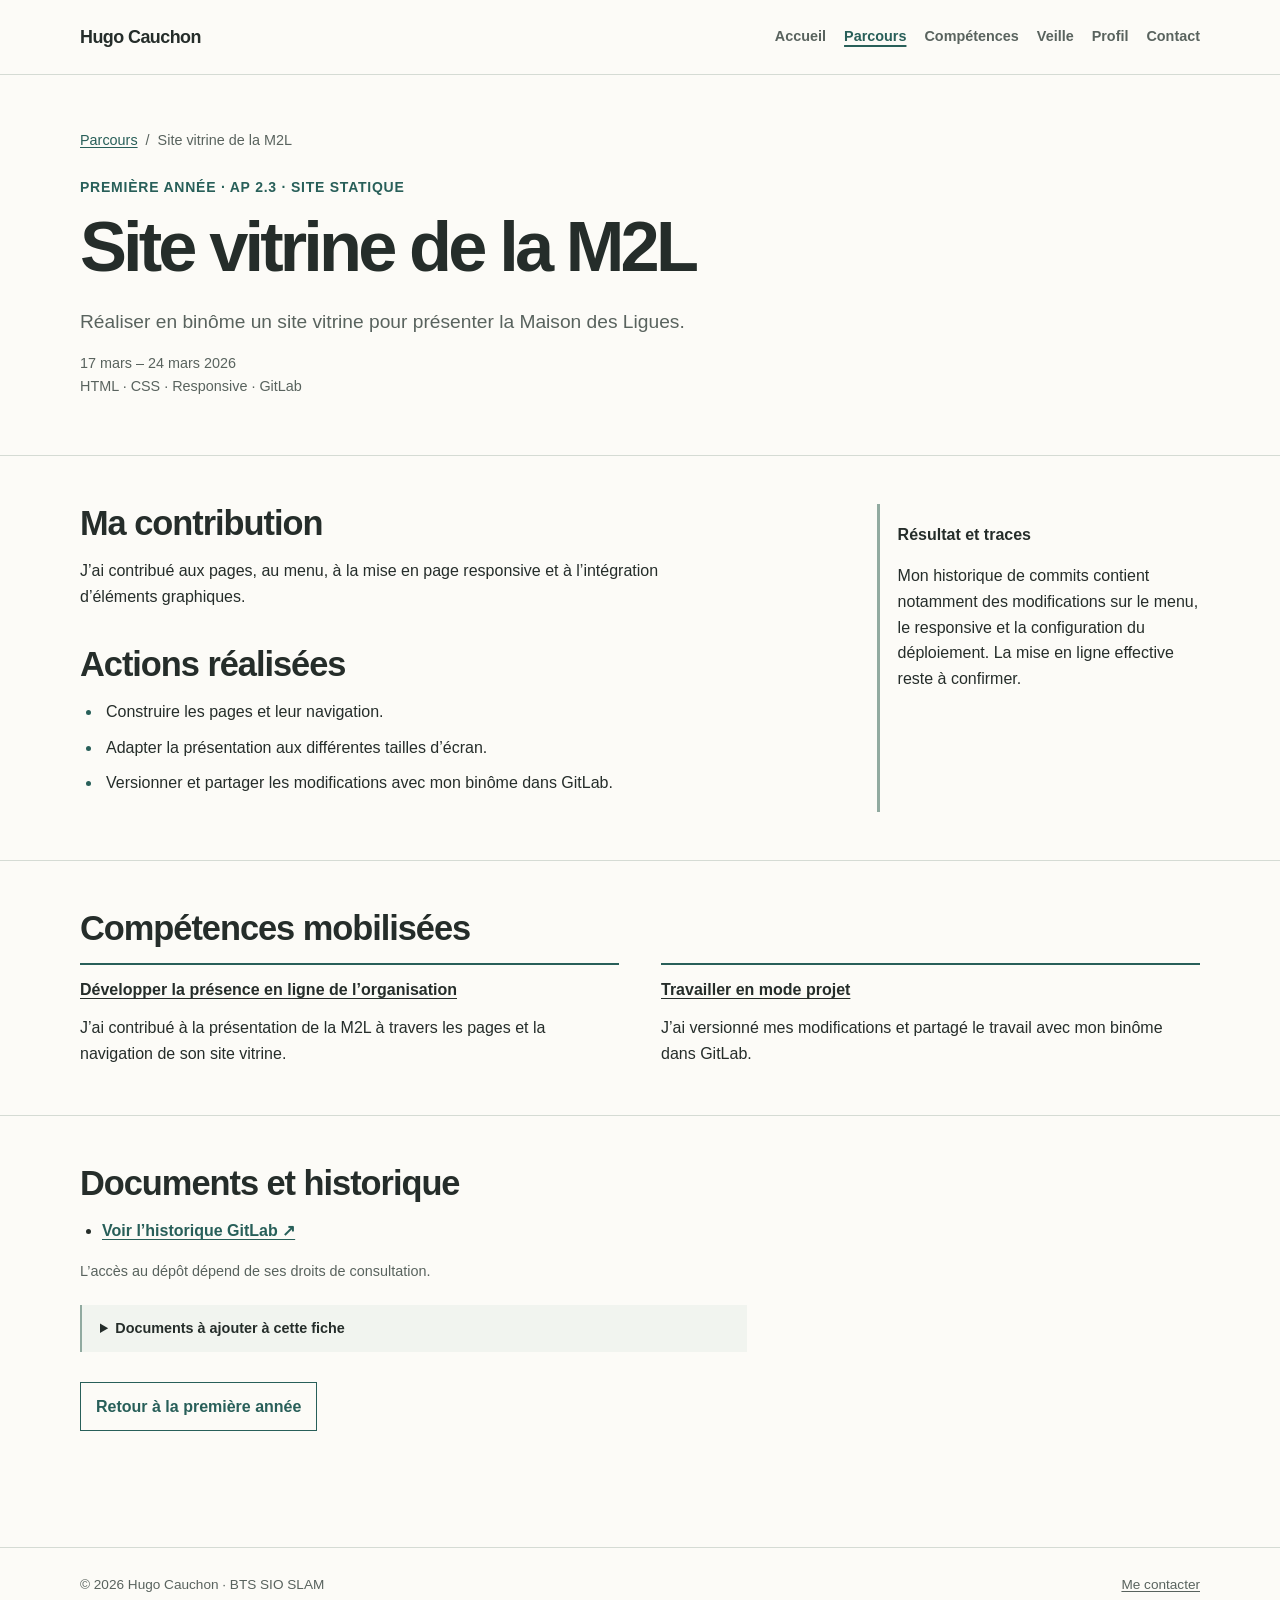
<file: projets/site-statique.html>
<!DOCTYPE html>
<html lang="fr">
<head>
<meta charset="UTF-8" />
<meta name="viewport" content="width=device-width, initial-scale=1.0" />
<meta name="description" content="Réaliser en binôme un site vitrine pour présenter la Maison des Ligues." />
<title>Site vitrine de la M2L | Hugo Cauchon — BTS SIO SLAM</title>
<link rel="stylesheet" href="../css/style.css?v=7" />
<link rel="stylesheet" href="../css/parcours.css?v=7" />
<script src="../js/script.js?v=6" defer></script>
</head>
<body>
<a class="skip-link" href="#contenu">Aller au contenu</a>
<header class="site-header"><div class="container header-inner">
<a class="brand" href="../index.html" aria-label="Accueil du portfolio"><span class="brand-mark">HC</span><span class="brand-copy"><strong>Hugo Cauchon</strong><span>BTS SIO SLAM</span></span></a>
<nav class="site-nav" aria-label="Navigation principale"><a href="../index.html">Accueil</a>
<a aria-current="page" href="../parcours.html">Parcours</a>
<a href="../competences.html">Compétences</a>
<a href="../veille.html">Veille</a>
<a href="../profil.html">Profil</a>
<a href="../contact.html">Contact</a></nav>
</div></header>
<main id="contenu">
<section class="container page-intro"><nav class="breadcrumbs" aria-label="Fil d’Ariane"><a href="../parcours.html">Parcours</a><span aria-hidden="true">/</span><span>Site vitrine de la M2L</span></nav><p class="eyebrow">Première année · AP 2.3 · Site statique</p><h1>Site vitrine de la M2L</h1><p class="lead">Réaliser en binôme un site vitrine pour présenter la Maison des Ligues.</p><p class="project-meta">17 mars – 24 mars 2026<br />HTML · CSS · Responsive · GitLab</p></section>
<section class="section"><div class="container two-columns"><div><h2>Ma contribution</h2><p>J’ai contribué aux pages, au menu, à la mise en page responsive et à l’intégration d’éléments graphiques.</p><h2 class="subsection-title">Actions réalisées</h2><ul class="action-list"><li>Construire les pages et leur navigation.</li><li>Adapter la présentation aux différentes tailles d’écran.</li><li>Versionner et partager les modifications avec mon binôme dans GitLab.</li></ul></div><aside class="aside-note"><strong>Résultat et traces</strong><p>Mon historique de commits contient notamment des modifications sur le menu, le responsive et la configuration du déploiement. La mise en ligne effective reste à confirmer.</p></aside></div></section>
<section class="section" id="competences"><div class="container"><h2>Compétences mobilisées</h2><div class="text-grid"><article class="text-block"><h3><a href="../competences.html#presence">Développer la présence en ligne de l’organisation</a></h3><p>J’ai contribué à la présentation de la M2L à travers les pages et la navigation de son site vitrine.</p></article><article class="text-block"><h3><a href="../competences.html#projet">Travailler en mode projet</a></h3><p>J’ai versionné mes modifications et partagé le travail avec mon binôme dans GitLab.</p></article></div></div></section>
<section class="section" id="documents"><div class="container"><h2>Documents et historique</h2><ul class="resource-links"><li><a href="https://gitlab.com/hugocauchon45/ap-23-site-statique/-/commits/main" target="_blank" rel="noopener noreferrer">Voir l’historique GitLab ↗</a></li></ul><p class="small-note">L’accès au dépôt dépend de ses droits de consultation.</p><details class="completion-note"><summary>Documents à ajouter à cette fiche</summary><p>Joindre des captures du résultat et le cahier des charges. Ajouter l’URL uniquement après confirmation de la publication.</p></details><div class="action-row"><a class="button secondary" href="../parcours.html">Retour à la première année</a></div></div></section></main>
<footer class="site-footer"><div class="container footer-inner"><p>© <span data-year></span> Hugo Cauchon · BTS SIO SLAM</p><a href="../contact.html">Me contacter</a></div></footer>
</body></html>
</file>
<file: css/style.css>
:root {
  --ink: #252d2a;
  --muted: #59635e;
  --line: #d5dbd4;
  --soft: #f1f4ef;
  --paper: #fcfbf7;
  --blue: #285f59;
  --orange: #91aaa0;
  --max-width: 1120px;
}

* {
  box-sizing: border-box;
}

html {
  scroll-behavior: smooth;
}

body {
  display: flex;
  flex-direction: column;
  min-height: 100vh;
  min-height: 100svh;
  min-height: 100dvh;
  margin: 0;
  color: var(--ink);
  background: var(--paper);
  font-family: Arial, Helvetica, sans-serif;
  font-size: 1rem;
  line-height: 1.6;
}

a {
  color: inherit;
  text-decoration-thickness: 1px;
  text-underline-offset: 0.16em;
}

a:hover {
  text-decoration-thickness: 2px;
}

a:focus-visible,
summary:focus-visible {
  outline: 3px solid var(--ink);
  outline-offset: 3px;
}

img {
  display: block;
  max-width: 100%;
}

.skip-link {
  position: absolute;
  top: -48px;
  left: 16px;
  z-index: 20;
  padding: 9px 12px;
  color: #ffffff;
  background: var(--ink);
}

.skip-link:focus {
  top: 16px;
}

.container {
  width: min(var(--max-width), calc(100% - 40px));
  margin: 0 auto;
}

.site-header {
  border-bottom: 1px solid var(--line);
  background: var(--paper);
}

.header-inner {
  display: flex;
  align-items: center;
  justify-content: space-between;
  gap: 28px;
  min-height: 74px;
}

.brand {
  display: flex;
  align-items: center;
  gap: 0;
  color: var(--ink);
  text-decoration: none;
}

.brand-mark {
  display: none;
}

.brand-copy {
  display: block;
  line-height: 1.25;
}

.brand-copy strong {
  font-size: 1.12rem;
  letter-spacing: -0.03em;
}

.brand-copy span {
  display: none;
}

.site-nav {
  display: flex;
  flex-wrap: wrap;
  gap: 16px;
}

.site-nav a {
  color: var(--muted);
  font-size: 0.9rem;
  font-weight: 700;
  text-decoration: none;
}

.site-nav a:hover,
.site-nav a[aria-current="page"] {
  color: var(--ink);
  text-decoration: underline;
  text-underline-offset: 0.3em;
}

main {
  flex: 1 0 auto;
  width: 100%;
  padding-bottom: 68px;
}

.page-intro {
  max-width: 780px;
  padding: 70px 0 42px;
}

.eyebrow,
.evidence-code {
  margin: 0 0 10px;
  color: var(--muted);
  font-size: 0.75rem;
  font-weight: 700;
  letter-spacing: 0.08em;
  text-transform: uppercase;
}

h1,
h2,
h3 {
  margin-top: 0;
  color: var(--ink);
  line-height: 1.12;
}

h1 {
  margin-bottom: 20px;
  font-size: clamp(2.35rem, 6vw, 4.4rem);
  letter-spacing: -0.055em;
}

h2 {
  margin-bottom: 16px;
  font-size: clamp(1.45rem, 3vw, 2.15rem);
  letter-spacing: -0.03em;
}

h3 {
  margin-bottom: 7px;
  font-size: 1rem;
}

p {
  max-width: 70ch;
}

.lead {
  max-width: 62ch;
  margin: 0;
  color: var(--muted);
  font-size: clamp(1.05rem, 2vw, 1.2rem);
}

.action-row {
  display: flex;
  flex-wrap: wrap;
  gap: 10px;
  margin-top: 30px;
}

.button {
  display: inline-block;
  padding: 11px 15px;
  border: 1px solid var(--ink);
  font-weight: 700;
  text-decoration: none;
}

.button.primary {
  color: #ffffff;
  background: var(--ink);
}

.button.secondary {
  color: var(--ink);
  background: var(--paper);
}

.button:hover {
  text-decoration: underline;
}

.section {
  padding: 42px 0;
  border-top: 1px solid var(--line);
}

.section-heading {
  display: flex;
  align-items: baseline;
  justify-content: space-between;
  gap: 20px;
  margin-bottom: 26px;
}

.section-heading p {
  margin: 0;
  color: var(--muted);
  font-size: 0.9rem;
}

.two-columns {
  display: grid;
  grid-template-columns: minmax(0, 1.4fr) minmax(220px, 0.6fr);
  gap: 42px;
}

.plain-list,
.contact-list {
  padding: 0;
  margin: 0;
  list-style: none;
}

.plain-list {
  border-top: 1px solid var(--ink);
}

.plain-list li {
  display: grid;
  grid-template-columns: 42px minmax(0, 1fr);
  gap: 14px;
  padding: 17px 0;
  border-bottom: 1px solid var(--line);
}

.plain-list strong,
.contact-list strong {
  display: block;
}

.plain-list span {
  color: var(--muted);
  font-size: 0.86rem;
}

.aside-note,
.notice {
  padding: 18px 0 0 18px;
  border-left: 3px solid var(--ink);
}

.aside-note p,
.notice p {
  margin-bottom: 0;
}

.text-grid {
  display: grid;
  grid-template-columns: repeat(2, minmax(0, 1fr));
  gap: 28px 42px;
}

.text-block {
  padding-top: 16px;
  border-top: 1px solid var(--ink);
}

.text-block p:last-child {
  margin-bottom: 0;
}

.tags {
  display: flex;
  flex-wrap: wrap;
  gap: 8px;
  padding: 0;
  margin: 0;
  list-style: none;
}

.tags li {
  padding: 5px 8px;
  border: 1px solid var(--line);
  font-size: 0.9rem;
}

.evidence-overview {
  display: grid;
  grid-template-columns: repeat(3, minmax(0, 1fr));
  margin: 0;
  border-top: 1px solid var(--ink);
  border-left: 1px solid var(--ink);
}

.evidence-overview div {
  padding: 18px;
  border-right: 1px solid var(--ink);
  border-bottom: 1px solid var(--ink);
}

.evidence-overview dt {
  color: var(--muted);
  font-size: 0.78rem;
  font-weight: 700;
  letter-spacing: 0.06em;
  text-transform: uppercase;
}

.evidence-overview dd {
  margin: 6px 0 0;
  font-size: 1.45rem;
  font-weight: 700;
}

.evidence-section {
  padding: 28px 0;
  border-top: 1px solid var(--ink);
}

.evidence-section:last-of-type {
  border-bottom: 1px solid var(--ink);
}

.evidence-section summary {
  display: flex;
  align-items: baseline;
  justify-content: space-between;
  gap: 20px;
  cursor: pointer;
  list-style: none;
}

.evidence-section summary::-webkit-details-marker {
  display: none;
}

.evidence-section summary h2 {
  margin: 0;
}

.evidence-section summary span {
  color: var(--muted);
  font-size: 0.85rem;
  white-space: nowrap;
}

.evidence-section > p {
  margin: 15px 0 24px;
  color: var(--muted);
}

.evidence-grid {
  display: grid;
  grid-template-columns: repeat(2, minmax(0, 1fr));
  gap: 24px;
}

.evidence {
  margin: 0;
  padding-top: 13px;
  border-top: 1px solid var(--line);
}

.evidence > a {
  display: block;
  background: var(--soft);
}

.evidence img {
  width: 100%;
  border: 1px solid var(--line);
}

.evidence-section--method .evidence img {
  height: 180px;
  object-fit: contain;
}

.image-preview {
  width: min(1200px, calc(100vw - 32px));
  max-width: none;
  max-height: 92vh;
  padding: 0;
  border: 1px solid var(--line);
  background: var(--paper);
}

.image-preview::backdrop {
  background: rgb(0 0 0 / 75%);
}

.image-preview__toolbar {
  position: sticky;
  top: 0;
  z-index: 1;
  display: flex;
  justify-content: flex-end;
  gap: 8px;
  padding: 8px;
  border-bottom: 1px solid var(--line);
  background: var(--paper);
}

.image-preview__toolbar button {
  min-height: 40px;
  padding: 6px 12px;
  border: 1px solid var(--ink);
  color: var(--ink);
  background: var(--paper);
  font: inherit;
  cursor: pointer;
}

.image-preview__toolbar button:focus-visible {
  outline: 3px solid var(--ink);
  outline-offset: 2px;
}

.image-preview__close {
  min-width: 40px;
  font-size: 1.5rem !important;
  line-height: 1;
}

.image-preview__frame {
  overflow: auto;
  max-height: calc(92vh - 58px);
  padding: 12px;
  text-align: center;
}

.image-preview__frame img {
  width: auto;
  max-width: 100%;
  max-height: calc(92vh - 84px);
  margin: 0 auto;
  cursor: zoom-in;
}

.image-preview--zoomed .image-preview__frame img {
  width: 160%;
  max-width: none;
  max-height: none;
  margin: 0;
  cursor: grab;
  touch-action: none;
  user-select: none;
}

.image-preview--zoomed .image-preview__frame img:active {
  cursor: grabbing;
}

.evidence figcaption {
  padding-top: 12px;
}

.evidence figcaption p {
  margin: 0;
  color: var(--muted);
  font-size: 0.9rem;
}

.document-list {
  display: grid;
  border-top: 1px solid var(--line);
}

.document-item {
  display: grid;
  grid-template-columns: 90px minmax(0, 1fr);
  gap: 18px;
  padding: 16px 0;
  border-bottom: 1px solid var(--line);
}

.document-type {
  color: var(--muted);
  font-size: 0.78rem;
  font-weight: 700;
  letter-spacing: 0.06em;
  text-transform: uppercase;
}

.document-item h3 {
  margin-bottom: 4px;
}

.document-item p {
  margin: 0;
  color: var(--muted);
  font-size: 0.9rem;
}

.matrix {
  width: 100%;
  border-collapse: collapse;
  font-size: 0.92rem;
}

.matrix th,
.matrix td {
  padding: 12px 8px;
  border-top: 1px solid var(--line);
  text-align: left;
  vertical-align: top;
}

.matrix th {
  width: 35%;
}

.matrix td {
  color: var(--muted);
}

.contact-list {
  max-width: 780px;
  border-top: 1px solid var(--ink);
}

.contact-section {
  padding-top: 28px;
}

.contact-list li {
  padding: 22px 0;
  border-bottom: 1px solid var(--line);
}

.contact-list a {
  color: var(--blue);
  overflow-wrap: anywhere;
}

.contact-list li:first-child a {
  display: inline-block;
  margin-top: 8px;
  color: var(--ink);
  font-size: clamp(1.3rem, 4vw, 2.35rem);
  font-weight: 700;
  letter-spacing: -0.035em;
  line-height: 1.2;
}

.contact-list li:not(:first-child) strong {
  margin-bottom: 4px;
}

.contact-followup {
  margin-top: 24px;
  color: var(--muted);
}

.contact-followup a {
  color: var(--blue);
}

.site-footer {
  flex: none;
  padding: 26px 0;
  color: var(--muted);
  border-top: 1px solid var(--line);
  font-size: 0.85rem;
}

.site-footer p {
  margin: 0;
}

.watch-list {
  display: grid;
  gap: 48px;
}

.watch-week {
  padding-top: 26px;
  border-top: 1px solid var(--ink);
}

.watch-week__header {
  display: flex;
  align-items: end;
  justify-content: space-between;
  gap: 24px;
  margin-bottom: 22px;
}

.watch-week__header h2 {
  margin-bottom: 0;
}

.watch-week__header > p {
  margin: 0;
  color: var(--muted);
  font-size: 0.9rem;
  text-align: right;
}

.watch-grid {
  display: grid;
  grid-template-columns: repeat(auto-fit, minmax(min(100%, 340px), 1fr));
  gap: 18px;
}

.watch-card {
  display: flex;
  flex-direction: column;
  min-width: 0;
  max-width: 820px;
  padding: 18px;
  border: 1px solid var(--line);
}

.watch-card h3 a {
  text-decoration: none;
}

.watch-card h3 a:hover {
  text-decoration: underline;
}

.watch-card > p {
  margin: 0 0 15px;
  color: var(--muted);
  font-size: 0.92rem;
}

.watch-meta {
  display: flex;
  flex-wrap: wrap;
  align-items: center;
  gap: 8px;
  margin-bottom: 14px !important;
  color: var(--muted) !important;
  font-size: 0.78rem !important;
  font-weight: 700;
}

.watch-tag {
  padding: 3px 6px;
  border: 1px solid var(--ink);
  color: var(--ink);
  font-size: 0.72rem;
  letter-spacing: 0.05em;
  text-transform: uppercase;
}

.watch-tag--securite-applicative {
  color: #ffffff;
  background: var(--ink);
}

.watch-severity {
  padding: 3px 7px;
  border: 1px solid currentColor;
  border-radius: 2px;
  color: #7a3e00;
  font-size: 0.72rem;
  font-weight: 700;
  letter-spacing: 0;
  text-transform: none;
}

.watch-severity--critical {
  color: #a01818;
}

.watch-severity--medium {
  color: #795900;
}

.watch-severity--low {
  color: #286344;
}

.watch-impact,
.watch-portfolio {
  padding-top: 12px;
  border-top: 1px solid var(--line);
}

.watch-portfolio {
  margin-top: auto !important;
  color: var(--ink) !important;
}

.watch-source {
  margin-bottom: 0 !important;
  font-size: 0.82rem !important;
}

.watch-security {
  display: grid;
  gap: 8px;
  margin: 0 0 15px;
  padding: 12px;
  background: var(--soft);
  font-size: 0.82rem;
}

.watch-security div {
  display: grid;
  grid-template-columns: 88px minmax(0, 1fr);
  gap: 8px;
}

.watch-security dt {
  color: var(--muted);
  font-weight: 700;
}

.watch-security dd {
  margin: 0;
}

.watch-conclusion {
  margin: 20px 0 0;
  padding: 16px 0 0 18px;
  border-left: 3px solid var(--ink);
}

.watch-controls {
  display: grid;
  grid-template-columns: repeat(2, minmax(0, 1fr));
  align-items: end;
  gap: 14px 18px;
  margin: 0 0 20px;
  padding: 0;
  border: 0;
  background: transparent;
}

.watch-controls label {
  display: grid;
  gap: 6px;
  font-size: 0.9rem;
  font-weight: 700;
}

.watch-controls input,
.watch-controls select {
  width: 100%;
  min-height: 44px;
  padding: 8px 10px;
  border: 1px solid var(--ink);
  border-radius: 0;
  color: var(--ink);
  background: var(--paper);
  font: inherit;
}

.watch-controls input:focus-visible,
.watch-controls select:focus-visible,
.watch-filters button:focus-visible {
  outline: 3px solid var(--ink);
  outline-offset: 3px;
}

.watch-search {
  grid-column: 1 / -1;
}

.watch-filters {
  display: flex;
  flex-wrap: wrap;
  grid-column: 1 / -1;
  gap: 8px;
  padding: 0;
  margin: 0;
  border: 0;
}

.watch-filters legend {
  margin-bottom: 8px;
  color: var(--muted);
  font-size: 0.82rem;
  font-weight: 700;
}

.watch-filters button {
  min-height: 36px;
  padding: 6px 12px;
  border: 1px solid var(--line);
  border-radius: 2px;
  color: var(--ink);
  background: var(--paper);
  font: inherit;
  font-size: 0.88rem;
  cursor: pointer;
}

.watch-filters button[aria-pressed="true"] {
  color: #ffffff;
  background: var(--ink);
  border-color: var(--ink);
}

.watch-result {
  min-height: 1.5em;
  margin: 0 0 16px;
  color: var(--muted);
  font-size: 0.9rem;
}

.watch-detail-text {
  margin: 0 0 15px;
  padding: 12px 0;
  border-top: 1px solid var(--line);
  border-bottom: 1px solid var(--line);
  color: var(--muted);
  font-size: 0.92rem;
}

@media (max-width: 760px) {
  .container {
    width: min(var(--max-width), calc(100% - 28px));
  }

  .header-inner {
    align-items: flex-start;
    flex-direction: column;
    padding: 18px 0;
  }

  .site-nav {
    gap: 12px 16px;
  }

  .page-intro {
    padding: 48px 0 34px;
  }

  .section-heading,
  .evidence-section summary {
    align-items: flex-start;
    flex-direction: column;
    gap: 8px;
  }

  .two-columns,
  .text-grid,
  .evidence-grid,
  .watch-grid {
    grid-template-columns: 1fr;
    gap: 26px;
  }

  .watch-week__header {
    align-items: flex-start;
    flex-direction: column;
    gap: 8px;
  }

  .watch-week__header > p {
    text-align: left;
  }

  .watch-controls {
    grid-template-columns: 1fr;
    padding: 14px;
  }

  .watch-search,
  .watch-filters {
    grid-column: auto;
  }

  .evidence-overview {
    grid-template-columns: 1fr;
  }

  .document-item {
    grid-template-columns: 1fr;
    gap: 4px;
  }

  .matrix {
    display: block;
    overflow-x: auto;
  }
}
</file>
<file: css/parcours.css>
/* Couleurs et mise en page communes au parcours, aux stages et aux AP. */
body { background: var(--paper); }
.site-header { border-top: 0; border-bottom-color: var(--line); }
.header-inner { gap: 20px; }
.site-nav { gap: 18px; }
.site-nav a { padding: 12px 0; }
.site-nav a:hover, .site-nav a[aria-current="page"] { color: var(--blue); text-decoration-color: var(--blue); text-decoration-thickness: 2px; }
.eyebrow, .evidence-code { color: var(--blue); font-size: .875rem; letter-spacing: .055em; }
.text-blue { color: var(--blue); }
.button { min-height: 46px; border-radius: 0; border-color: var(--blue); }
.button.primary { background: var(--blue); }
.button.secondary { color: var(--blue); }
.button:hover { background: var(--soft); }
.button.primary:hover { color: var(--blue); }
.section { padding: 48px 0; }
.page-intro { max-width: var(--max-width); padding-top: 54px; }
.page-intro > .lead { max-width: 68ch; }
.page-intro h1 { max-width: 20ch; }
.text-link { color: var(--blue); font-weight: 700; text-underline-offset: .25em; }
.aside-note, .notice { border-left-color: var(--orange); }
.text-block { border-top: 2px solid var(--blue); }
.tags li { color: var(--blue); border-color: var(--line); background: transparent; }
.home-hero { background: #f5f6f1; border-bottom: 1px solid var(--line); }
.hero-grid { display: grid; grid-template-columns: 1.1fr 1fr; align-items: center; gap: 64px; padding-top: 66px; padding-bottom: 66px; }
.hero-grid h1 { font-size: clamp(3.4rem, 6vw, 5.9rem); line-height: .98; margin: 20px 0 26px; }
.hero-grid .lead { font-size: 1.12rem; }
.featured-project { display: block; padding: 22px; border: 1px solid var(--line); background: var(--paper); text-decoration: none; }
.featured-heading { border-left: 2px solid var(--blue); padding-left: 14px; margin-bottom: 20px; }
.featured-heading .eyebrow { display: block; margin: 0 0 6px; }
.featured-heading strong { font-size: 2.7rem; letter-spacing: -.04em; line-height: 1; }
.featured-project > img { width: 100%; height: 220px; object-fit: cover; object-position: top; border: 1px solid var(--line); }
.featured-caption { display: flex; align-items: center; justify-content: space-between; margin-top: 16px; font-size: .9rem; }
.featured-caption > span:last-child { color: var(--blue); font-size: 2rem; }
.featured-project:hover { border-color: var(--blue); }
.year-grid { display: grid; grid-template-columns: 1fr 1fr; gap: 26px; }
.year-card { display: flex; gap: 20px; padding: 28px 0; border-top: 2px solid var(--blue); background: transparent; text-decoration: none; }
.year-card:nth-child(2) { border-top-color: var(--line); background: transparent; }
.year-number { color: var(--blue); font-size: 2.7rem; line-height: 1.15; font-weight: 700; letter-spacing: -.06em; }
.year-card h3 { font-size: 1.5rem; }
.year-card p:not(.eyebrow) { color: var(--muted); }
.year-card:hover h3 { text-decoration: underline; text-decoration-thickness: 2px; }
.year-nav { display: flex; flex-wrap: wrap; gap: 12px; margin-top: 34px; }
.year-nav > a { display: grid; grid-template-columns: auto 1fr; gap: 0 14px; padding: 13px 22px; border: 1px solid var(--line); font-weight: 700; text-decoration: none; background: transparent; }
.year-nav > a > span { grid-row: span 2; align-self: center; font-size: 1.8rem; color: var(--blue); }
.year-nav small { font-size: .875rem; font-weight: 400; color: var(--muted); }
.year-nav a[aria-current="page"] { border-color: var(--blue); background: var(--blue); color: white; }
.year-nav a[aria-current="page"] > span, .year-nav a[aria-current="page"] small { color: white; }
.year-nav a:hover { outline: 2px solid var(--blue); outline-offset: 2px; }
.stage-feature { display: grid; grid-template-columns: 1.25fr .75fr; align-items: center; gap: 32px; background: var(--soft); border-left: 2px solid var(--blue); padding: 30px; text-decoration: none; }
.stage-feature h3 { font-size: 1.75rem; }
.stage-feature img { width: 100%; max-height: 215px; object-fit: cover; object-position: top; border: 1px solid var(--line); }
.stage-feature p:not(.eyebrow) { color: var(--muted); }
.stage-feature:hover h3 { color: var(--blue); }
.project-row { display: grid; grid-template-columns: 44px minmax(0,1fr) auto; align-items: start; gap: 22px; padding: 28px 0; border-top: 1px solid var(--line); }
.project-row:last-child { border-bottom: 1px solid var(--line); }
.project-index { color: var(--blue); font-size: 1.45rem; font-weight: 700; }
.project-row h3 { font-size: 1.5rem; }
.project-row h3 a { text-decoration: none; }
.project-row h3 a:hover { text-decoration: underline; }
.project-row p { margin: 10px 0; }
.project-row .eyebrow { margin-top: 0; }
.project-meta { color: var(--muted); font-size: .9rem; }
.project-open { align-self: center; white-space: nowrap; }
.breadcrumbs { display: flex; flex-wrap: wrap; gap: 8px; margin-bottom: 24px; color: var(--muted); font-size: .9rem; }
.breadcrumbs a { color: var(--blue); }
.subsection-title { margin-top: 35px; }
.action-list { padding-left: 22px; }
.action-list li { padding-left: 4px; margin-bottom: 10px; }
.action-list li::marker { color: var(--blue); }
.resource-links { padding-left: 22px; }
.resource-links a { color: var(--blue); font-weight: 700; }
.small-note { color: var(--muted); font-size: .9rem; }
.completion-note { border-left: 2px solid var(--orange); padding: 12px 18px; background: var(--soft); max-width: 75ch; margin-top: 22px; }
.completion-note summary { cursor: pointer; font-size: .9rem; font-weight: 700; }
.completion-note p { margin-bottom: 0; }
.skill-index { display: flex; flex-wrap: wrap; gap: 9px; margin-top: 28px; }
.skill-index a { padding: 8px 12px; border: 1px solid var(--line); background: transparent; font-size: .9rem; color: var(--blue); }
.matrix-scroll { overflow-x: auto; }
.skills-matrix { min-width: 630px; }
.skills-matrix caption { text-align: left; padding-bottom: 15px; color: var(--muted); }
.skills-matrix thead { background: var(--soft); }
.skills-matrix th { width: auto; }
.skills-matrix th:first-child { width: 26%; }
.skills-matrix td:last-child { width: 29%; }
.skills-matrix a { color: var(--blue); }
.evidence-section { scroll-margin-top: 24px; border-top-color: var(--line); }
.evidence-section:target { background: var(--soft); }
.evidence-section summary h2 { font-size: 1.45rem; }
.evidence-section summary { align-items: center; }
.evidence-section summary::after { content: "+"; font-size: 1.5rem; color: var(--blue); margin-left: auto; }
.evidence-section[open] summary::after { content: "−"; }
.evidence-section summary span { white-space: normal; }
.evidence img { height: 250px; object-fit: contain; }
.evidence-section--method .evidence img { height: 180px; }
.evidence-section .evidence-grid { margin-top: 24px; }
.document-type { color: var(--blue); font-size: .875rem; }
.document-item a { color: var(--blue); }
.watch-tag { border-color: var(--blue); color: var(--blue); }
.watch-tag--securite-applicative { background: var(--blue); color: white; }
.watch-filters button, .watch-severity { border-radius: 3px; }
.watch-filters button[aria-pressed="true"] { background: var(--blue); border-color: var(--blue); }
.watch-card { background: transparent; border-top: 2px solid var(--blue); }
.watch-card { overflow-wrap: anywhere; }
.watch-card > * { min-width: 0; }
.watch-details { margin-bottom: 16px; }
.watch-details > summary { cursor: pointer; color: var(--blue); font-weight: 700; padding: 8px 0; }
.watch-details p { font-size: .92rem; color: var(--muted); }
.watch-schedule { grid-column: 1 / -1; margin: 0 0 10px; color: var(--muted); font-size: .9rem; }
.watch-tag, .watch-meta, .watch-severity { font-size: .875rem !important; }
.watch-conclusion { border-left-color: var(--orange); }
.site-footer { border-top-color: var(--line); background: var(--paper); }
.footer-inner { display: flex; justify-content: space-between; flex-wrap: wrap; gap: 16px; }
:target { scroll-margin-top: 24px; }
@media (max-width: 900px) {
  .hero-grid { gap: 32px; }
  .header-inner { flex-wrap: wrap; padding: 18px 0; }
  .site-nav { gap: 12px 18px; }
}
@media (max-width: 760px) {
  .hero-grid { grid-template-columns: 1fr; padding: 42px 0; }
  .featured-project { max-width: 520px; }
  .year-grid, .stage-feature { grid-template-columns: 1fr; }
  .year-card, .stage-feature { padding: 22px; }
  .year-nav > a { flex: 1 1 230px; }
  .project-row { grid-template-columns: 30px minmax(0,1fr); gap: 14px; }
  .project-open { grid-column: 2; justify-self: start; }
  .evidence-section summary { display: grid; grid-template-columns: 1fr auto; }
  .evidence-section summary span { grid-column: 1; }
  .evidence-section summary::after { grid-column: 2; grid-row: 1 / span 2; }
  .skills-matrix { display: table; }
  .featured-project > img { height: 210px; }
  .section { padding: 34px 0; }
}
@media (prefers-reduced-motion: reduce) {
  html { scroll-behavior: auto; }
}
</file>
